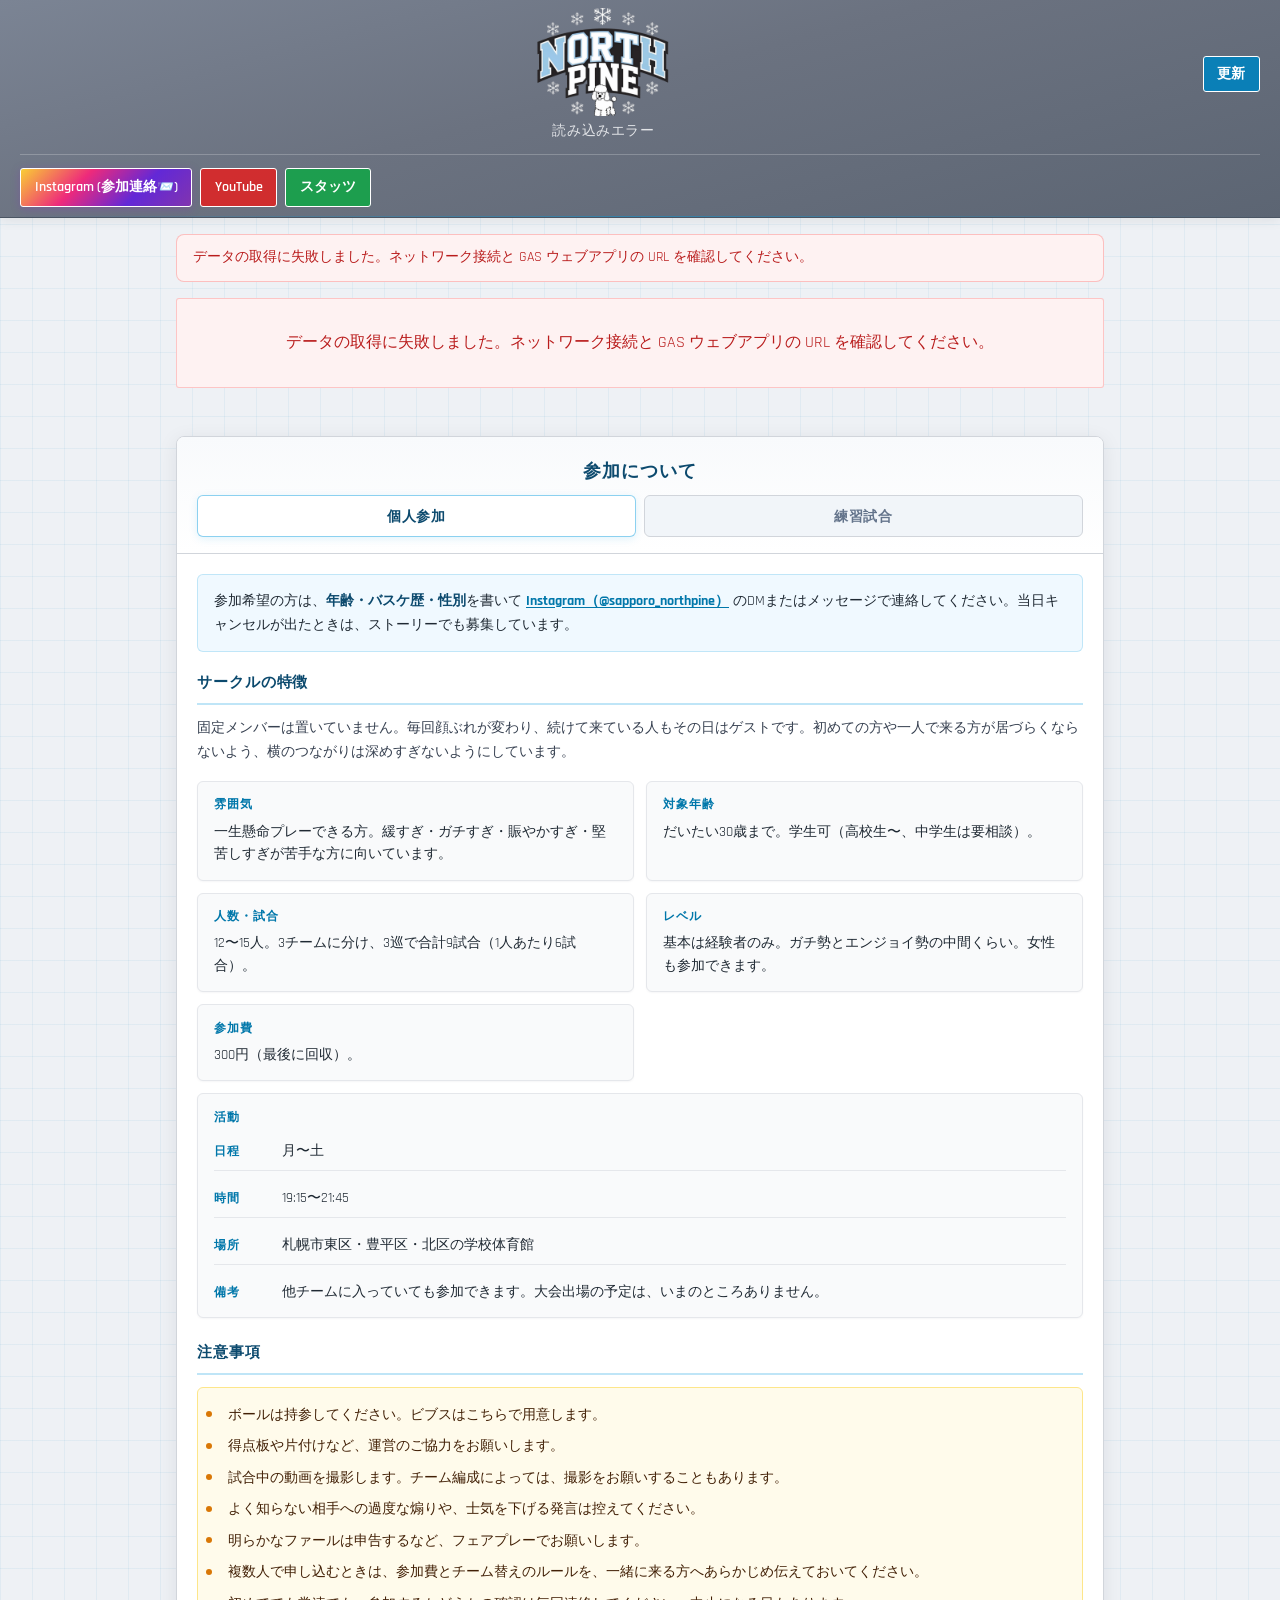
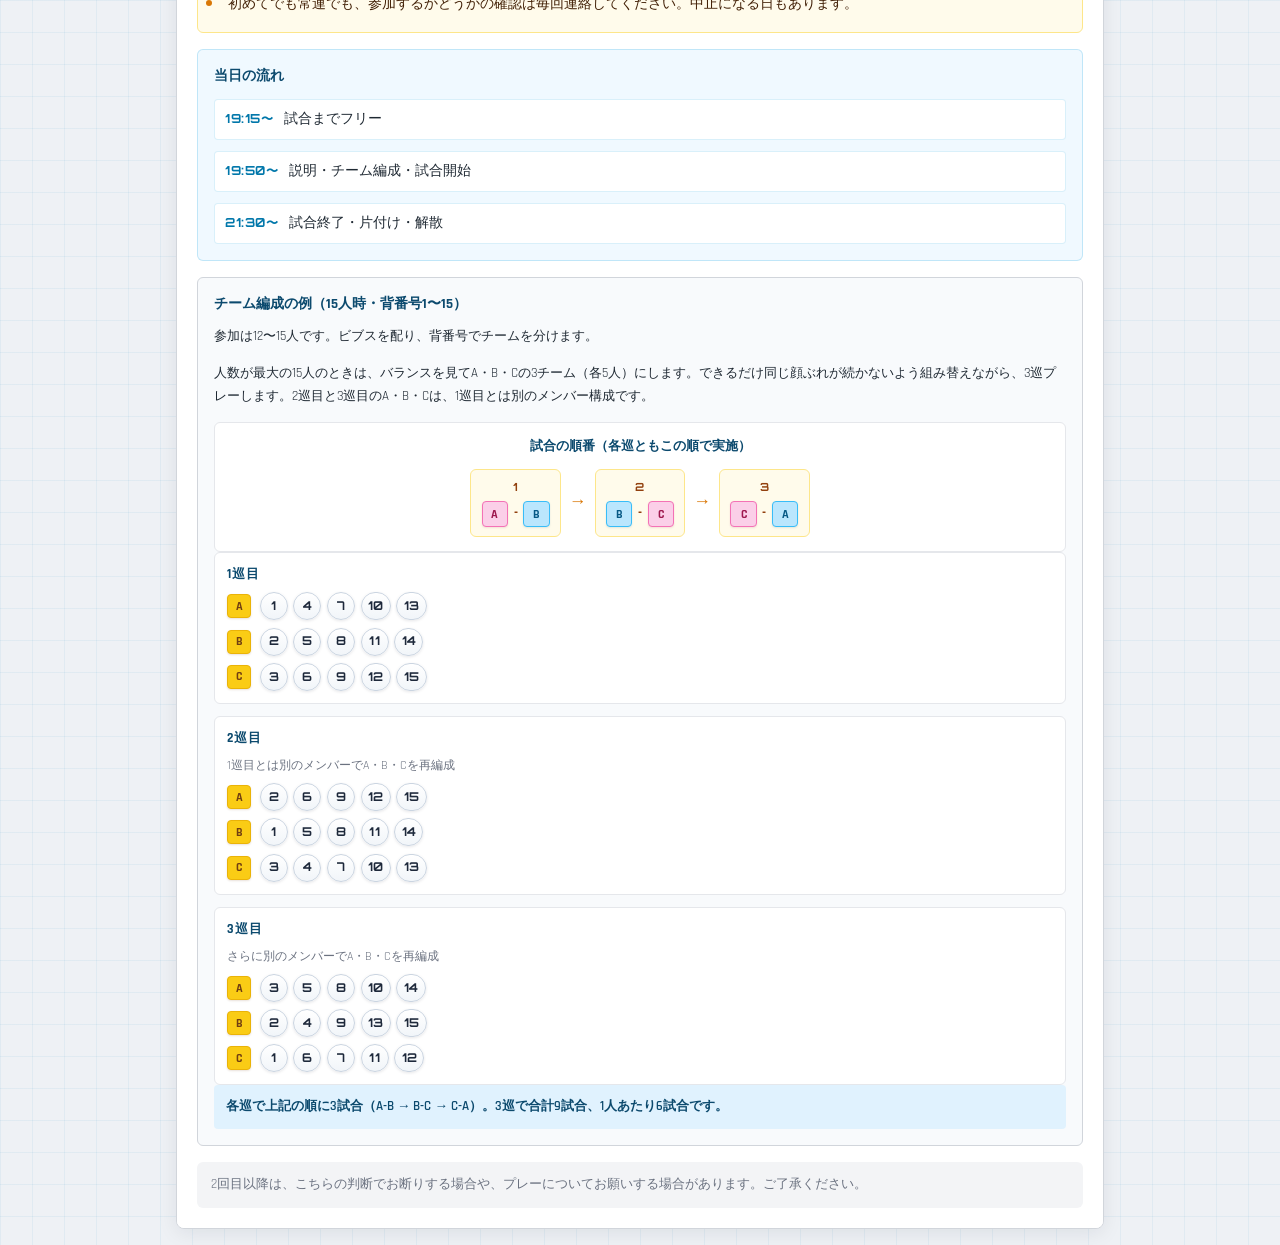
<file: index.html>
<!DOCTYPE html>
<html lang="ja">
<head>
  <meta charset="UTF-8" />
  <meta name="viewport" content="width=device-width, initial-scale=1" />
  <title>NORTH PINE カレンダー</title>
  <meta name="description" content="NORTH PINEの練習日程・参加者一覧（当月・来月・19:15～21:45）" />
  <meta property="og:title" content="NORTH PINE カレンダー" />
  <meta property="og:description" content="練習日程と参加者状況を確認できます（当月・来月）" />
  <meta property="og:type" content="website" />
  <meta name="twitter:card" content="summary" />
  <meta name="twitter:title" content="NORTH PINE カレンダー" />
  <meta name="twitter:description" content="練習日程と参加者状況を確認できます" />
  <meta
    name="gas-web-app-url"
    content="https://script.google.com/macros/s/AKfycbwN-Fi6SwzM2bp3WW_OmJ7kGNSU3Vl3_n77JmJ2e8IcDZqUl5tvJJytD7RLs5Y96dB2/exec"
  />
  <link rel="stylesheet" href="loading-panel.css" />
  <link rel="stylesheet" href="calendar.css" />
  <link rel="preconnect" href="https://fonts.googleapis.com" />
  <link rel="preconnect" href="https://fonts.gstatic.com" crossorigin />
  <link
    href="https://fonts.googleapis.com/css2?family=Orbitron:wght@500;700;900&family=Rajdhani:wght@600;700&display=swap"
    rel="stylesheet"
  />
</head>
<body class="cyber-cal">
  <header>
    <div class="header-top">
      <div class="header-brand">
        <div class="header-brand-logo">
          <img
            class="header-brand-img"
            src="NORTHPINE_背景なし.png"
            alt="NORTH PINE"
            width="512"
            height="512"
            decoding="async"
          />
        </div>
        <h1 class="visually-hidden">NORTH PINE カレンダー</h1>
        <p id="periodLabel" class="subtitle">読み込み中…</p>
      </div>
      <button type="button" id="btnRefresh" class="btn-refresh" title="スプレッドシートから再取得">
        更新
      </button>
    </div>
    <div class="header-action-bar">
      <a
        href="https://www.instagram.com/sapporo_northpine?igsh=cWp4OHA4ejlzb3Np"
        class="btn-header-link btn-header-link--instagram"
        target="_blank"
        rel="noopener noreferrer"
      >Instagram (参加連絡📨)</a>
      <a
        href="https://www.youtube.com/playlist?list=PL_vW5rmDDp-GFSQ8oeXUD_171uDtn1Bqg"
        class="btn-header-link btn-header-link--youtube"
        target="_blank"
        rel="noopener noreferrer"
      >YouTube</a>
      <a
        href="https://statsdashboard.vercel.app"
        class="btn-header-link btn-header-link--stats"
      >スタッツ</a>
    </div>
    <noscript>
      <p style="margin:0.5rem 0 0;font-size:0.85rem;">JavaScriptを有効にすると日程が表示されます。</p>
    </noscript>
  </header>

  <main>
    <div id="status" class="status" role="status" aria-live="polite"></div>
    <div id="errorArea"></div>
    <div id="loadingArea" data-loading-panel></div>
    <div id="calendarArea" class="calendars" style="display:none;"></div>

    <section class="club-info-panel" aria-labelledby="clubInfoHeading">
      <header class="club-info-panel__head">
        <h2 id="clubInfoHeading" class="club-info-panel__title">参加について</h2>
        <div class="club-info-tabs" role="tablist" aria-label="参加形式の切り替え">
          <button
            type="button"
            class="club-info-tabs__btn club-info-tabs__btn--individual"
            role="tab"
            id="club-info-tab-btn-individual"
            aria-selected="true"
            aria-controls="club-info-tab-individual"
            data-tab="individual"
          >個人参加</button>
          <button
            type="button"
            class="club-info-tabs__btn club-info-tabs__btn--practice"
            role="tab"
            id="club-info-tab-btn-practice"
            aria-selected="false"
            aria-controls="club-info-tab-practice"
            data-tab="practice"
            tabindex="-1"
          >練習試合</button>
        </div>
      </header>

      <div
        id="club-info-tab-individual"
        class="club-info-tab-panel club-info-tab-panel--individual"
        role="tabpanel"
        aria-labelledby="club-info-tab-btn-individual"
      >
        <p class="club-info-panel__lead">
          参加希望の方は、<strong>年齢・バスケ歴・性別</strong>を書いて
          <a href="https://www.instagram.com/sapporo_northpine" target="_blank" rel="noopener noreferrer">Instagram（@sapporo_northpine）</a>
          のDMまたはメッセージで連絡してください。当日キャンセルが出たときは、ストーリーでも募集しています。
        </p>

      <div class="club-info-panel__body">
        <section class="club-info-section" aria-labelledby="clubTraitsHeading">
          <h3 id="clubTraitsHeading" class="club-info-section__title">サークルの特徴</h3>
          <p class="club-info-section__intro">
            固定メンバーは置いていません。毎回顔ぶれが変わり、続けて来ている人もその日はゲストです。初めての方や一人で来る方が居づらくならないよう、横のつながりは深めすぎないようにしています。
          </p>
          <div class="club-info-cards">
            <article class="club-info-card">
              <h4 class="club-info-card__label">雰囲気</h4>
              <p class="club-info-card__text">一生懸命プレーできる方。緩すぎ・ガチすぎ・賑やかすぎ・堅苦しすぎが苦手な方に向いています。</p>
            </article>
            <article class="club-info-card">
              <h4 class="club-info-card__label">対象年齢</h4>
              <p class="club-info-card__text">だいたい30歳まで。学生可（高校生〜、中学生は要相談）。</p>
            </article>
            <article class="club-info-card">
              <h4 class="club-info-card__label">人数・試合</h4>
              <p class="club-info-card__text">12〜15人。3チームに分け、3巡で合計9試合（1人あたり6試合）。</p>
            </article>
            <article class="club-info-card">
              <h4 class="club-info-card__label">レベル</h4>
              <p class="club-info-card__text">基本は経験者のみ。ガチ勢とエンジョイ勢の中間くらい。女性も参加できます。</p>
            </article>
            <article class="club-info-card">
              <h4 class="club-info-card__label">参加費</h4>
              <p class="club-info-card__text">300円（最後に回収）。</p>
            </article>
            <article class="club-info-card club-info-card--full">
              <h4 class="club-info-card__label">活動</h4>
              <dl class="club-info-card__details">
                <div class="club-info-card__detail-row">
                  <dt>日程</dt>
                  <dd>月〜土</dd>
                </div>
                <div class="club-info-card__detail-row">
                  <dt>時間</dt>
                  <dd>19:15〜21:45</dd>
                </div>
                <div class="club-info-card__detail-row">
                  <dt>場所</dt>
                  <dd>札幌市東区・豊平区・北区の学校体育館</dd>
                </div>
                <div class="club-info-card__detail-row">
                  <dt>備考</dt>
                  <dd>他チームに入っていても参加できます。大会出場の予定は、いまのところありません。</dd>
                </div>
              </dl>
            </article>
          </div>
        </section>

        <section class="club-info-section" aria-labelledby="clubNoticeHeading">
          <h3 id="clubNoticeHeading" class="club-info-section__title">注意事項</h3>
          <div class="club-info-notice-panel">
            <ul class="club-info-notice-list">
              <li>ボールは持参してください。ビブスはこちらで用意します。</li>
              <li>得点板や片付けなど、運営のご協力をお願いします。</li>
              <li>試合中の動画を撮影します。チーム編成によっては、撮影をお願いすることもあります。</li>
              <li>よく知らない相手への過度な煽りや、士気を下げる発言は控えてください。</li>
              <li>明らかなファールは申告するなど、フェアプレーでお願いします。</li>
              <li>複数人で申し込むときは、参加費とチーム替えのルールを、一緒に来る方へあらかじめ伝えておいてください。</li>
              <li>初めてでも常連でも、参加するかどうかの確認は毎回連絡してください。中止になる日もあります。</li>
            </ul>
          </div>

          <div class="club-info-flow-panel">
            <h4 class="club-info-flow-panel__title">当日の流れ</h4>
            <ol class="club-info-flow-list">
              <li><span class="club-info-flow-list__time">19:15〜</span>試合までフリー</li>
              <li><span class="club-info-flow-list__time">19:50〜</span>説明・チーム編成・試合開始</li>
              <li><span class="club-info-flow-list__time">21:30〜</span>試合終了・片付け・解散</li>
            </ol>
          </div>

          <div class="club-info-team-example">
            <h4 class="club-info-team-example__title">チーム編成の例（15人時・背番号1〜15）</h4>
            <p class="club-info-team-example__intro">
              参加は12〜15人です。ビブスを配り、背番号でチームを分けます。
            </p>
            <p class="club-info-team-example__intro">
              人数が最大の15人のときは、バランスを見てA・B・Cの3チーム（各5人）にします。できるだけ同じ顔ぶれが続かないよう組み替えながら、3巡プレーします。2巡目と3巡目のA・B・Cは、1巡目とは別のメンバー構成です。
            </p>

            <div class="club-info-match-order">
              <h5 class="club-info-match-order__title">試合の順番（各巡ともこの順で実施）</h5>
              <div class="club-info-match-order__diagram" role="img" aria-label="試合順：1試合目A対B、2試合目B対C、3試合目C対A">
                <div class="club-info-match-card">
                  <span class="club-info-match-card__order">1</span>
                  <div class="club-info-match-pair">
                    <span class="club-info-team-tag club-info-team-tag--pink">A</span>
                    <span class="club-info-match-vs">-</span>
                    <span class="club-info-team-tag club-info-team-tag--sky">B</span>
                  </div>
                </div>
                <span class="club-info-match-connector" aria-hidden="true">→</span>
                <div class="club-info-match-card">
                  <span class="club-info-match-card__order">2</span>
                  <div class="club-info-match-pair">
                    <span class="club-info-team-tag club-info-team-tag--sky">B</span>
                    <span class="club-info-match-vs">-</span>
                    <span class="club-info-team-tag club-info-team-tag--pink">C</span>
                  </div>
                </div>
                <span class="club-info-match-connector" aria-hidden="true">→</span>
                <div class="club-info-match-card">
                  <span class="club-info-match-card__order">3</span>
                  <div class="club-info-match-pair">
                    <span class="club-info-team-tag club-info-team-tag--pink">C</span>
                    <span class="club-info-match-vs">-</span>
                    <span class="club-info-team-tag club-info-team-tag--sky">A</span>
                  </div>
                </div>
              </div>
            </div>

            <div class="club-info-team-rounds">
              <article class="club-info-team-round">
                <h5 class="club-info-team-round__label">1巡目</h5>
                <ul class="club-info-team-round__list">
                  <li>
                    <span class="club-info-team-tag club-info-team-tag--a">A</span>
                    <div class="club-info-bib-chips" aria-label="Aチームの背番号">
                      <span class="club-info-bib-chip">1</span><span class="club-info-bib-chip">4</span><span class="club-info-bib-chip">7</span><span class="club-info-bib-chip">10</span><span class="club-info-bib-chip">13</span>
                    </div>
                  </li>
                  <li>
                    <span class="club-info-team-tag club-info-team-tag--b">B</span>
                    <div class="club-info-bib-chips" aria-label="Bチームの背番号">
                      <span class="club-info-bib-chip">2</span><span class="club-info-bib-chip">5</span><span class="club-info-bib-chip">8</span><span class="club-info-bib-chip">11</span><span class="club-info-bib-chip">14</span>
                    </div>
                  </li>
                  <li>
                    <span class="club-info-team-tag club-info-team-tag--c">C</span>
                    <div class="club-info-bib-chips" aria-label="Cチームの背番号">
                      <span class="club-info-bib-chip">3</span><span class="club-info-bib-chip">6</span><span class="club-info-bib-chip">9</span><span class="club-info-bib-chip">12</span><span class="club-info-bib-chip">15</span>
                    </div>
                  </li>
                </ul>
              </article>
              <article class="club-info-team-round">
                <h5 class="club-info-team-round__label">2巡目</h5>
                <p class="club-info-team-round__note">1巡目とは別のメンバーでA・B・Cを再編成</p>
                <ul class="club-info-team-round__list">
                  <li>
                    <span class="club-info-team-tag club-info-team-tag--a">A</span>
                    <div class="club-info-bib-chips" aria-label="Aチームの背番号">
                      <span class="club-info-bib-chip">2</span><span class="club-info-bib-chip">6</span><span class="club-info-bib-chip">9</span><span class="club-info-bib-chip">12</span><span class="club-info-bib-chip">15</span>
                    </div>
                  </li>
                  <li>
                    <span class="club-info-team-tag club-info-team-tag--b">B</span>
                    <div class="club-info-bib-chips" aria-label="Bチームの背番号">
                      <span class="club-info-bib-chip">1</span><span class="club-info-bib-chip">5</span><span class="club-info-bib-chip">8</span><span class="club-info-bib-chip">11</span><span class="club-info-bib-chip">14</span>
                    </div>
                  </li>
                  <li>
                    <span class="club-info-team-tag club-info-team-tag--c">C</span>
                    <div class="club-info-bib-chips" aria-label="Cチームの背番号">
                      <span class="club-info-bib-chip">3</span><span class="club-info-bib-chip">4</span><span class="club-info-bib-chip">7</span><span class="club-info-bib-chip">10</span><span class="club-info-bib-chip">13</span>
                    </div>
                  </li>
                </ul>
              </article>
              <article class="club-info-team-round">
                <h5 class="club-info-team-round__label">3巡目</h5>
                <p class="club-info-team-round__note">さらに別のメンバーでA・B・Cを再編成</p>
                <ul class="club-info-team-round__list">
                  <li>
                    <span class="club-info-team-tag club-info-team-tag--a">A</span>
                    <div class="club-info-bib-chips" aria-label="Aチームの背番号">
                      <span class="club-info-bib-chip">3</span><span class="club-info-bib-chip">5</span><span class="club-info-bib-chip">8</span><span class="club-info-bib-chip">10</span><span class="club-info-bib-chip">14</span>
                    </div>
                  </li>
                  <li>
                    <span class="club-info-team-tag club-info-team-tag--b">B</span>
                    <div class="club-info-bib-chips" aria-label="Bチームの背番号">
                      <span class="club-info-bib-chip">2</span><span class="club-info-bib-chip">4</span><span class="club-info-bib-chip">9</span><span class="club-info-bib-chip">13</span><span class="club-info-bib-chip">15</span>
                    </div>
                  </li>
                  <li>
                    <span class="club-info-team-tag club-info-team-tag--c">C</span>
                    <div class="club-info-bib-chips" aria-label="Cチームの背番号">
                      <span class="club-info-bib-chip">1</span><span class="club-info-bib-chip">6</span><span class="club-info-bib-chip">7</span><span class="club-info-bib-chip">11</span><span class="club-info-bib-chip">12</span>
                    </div>
                  </li>
                </ul>
              </article>
            </div>
            <p class="club-info-team-example__summary">
              各巡で上記の順に3試合（A-B → B-C → C-A）。3巡で合計9試合、1人あたり6試合です。
            </p>
          </div>

          <p class="club-info-section__note">
            2回目以降は、こちらの判断でお断りする場合や、プレーについてお願いする場合があります。ご了承ください。
          </p>
        </section>
      </div>
      </div>

      <div
        id="club-info-tab-practice"
        class="club-info-tab-panel club-info-tab-panel--practice"
        role="tabpanel"
        aria-labelledby="club-info-tab-btn-practice"
        hidden
      >
        <p class="club-info-panel__lead">
          個人参加に参加したことのある方を対象としています。<br>
          参加希望の方は、詳細を主催者に確認してください。<br>
          チーム単位で参加する場合は、一度でも個人参加したことのある方からご連絡ください。
        </p>

        <div class="club-info-panel__body">
          <section class="club-info-section" aria-labelledby="clubTraitsPracticeHeading">
            <h3 id="clubTraitsPracticeHeading" class="club-info-section__title">練習試合の特徴</h3>
            <p class="club-info-section__intro">
              メンバーを固定せず、流動的に構成していきます。<br>
              チームプレイができる方で、しっかり戦いたい方向けです。
            </p>
            <div class="club-info-cards">
              <article class="club-info-card">
                <h4 class="club-info-card__label">人数・試合</h4>
                <p class="club-info-card__text">
                  2チームの場合: 6試合程度<br>
                  3チームの場合: 9試合程度
                </p>
              </article>
              <article class="club-info-card">
                <h4 class="club-info-card__label">レベル</h4>
                <p class="club-info-card__text">基本的に経験者のみ。ハードにプレーできる方。</p>
              </article>
              <article class="club-info-card">
                <h4 class="club-info-card__label">参加費</h4>
                <p class="club-info-card__text">200円（最後に回収）。</p>
              </article>
            </div>
          </section>

          <section class="club-info-section" aria-labelledby="clubNoticePracticeHeading">
            <h3 id="clubNoticePracticeHeading" class="club-info-section__title">注意事項</h3>
            <div class="club-info-notice-panel">
              <ul class="club-info-notice-list">
                <li>ボールは各自持参してください。</li>
                <li>ビブスについては、NORTH PINE側は用意しますが、それ以外のチームは各自持参してください。</li>
                <li>得点板や片付けなど、運営のご協力をお願いします。</li>
                <li>試合中の動画を撮影します。チーム編成により、撮影のお願いをする場合があります。</li>
                <li>関係性の薄い相手への過度な煽りや、士気を下げる発言はお控えください。</li>
                <li>明らかなファールは申告するなど、フェアプレーでお願いします。</li>
              </ul>
            </div>

            <div class="club-info-flow-panel">
              <h4 class="club-info-flow-panel__title">当日の流れ</h4>
              <ol class="club-info-flow-list">
                <li><span class="club-info-flow-list__time">19:15〜</span>試合までフリー</li>
                <li><span class="club-info-flow-list__time">19:50〜</span>説明・試合開始</li>
                <li><span class="club-info-flow-list__time">21:30〜</span>試合終了・片付け・解散</li>
              </ol>
            </div>

            <div class="club-info-team-example">
              <h4 class="club-info-team-example__title">試合の進め方</h4>
              <p class="club-info-team-example__intro">
                チームを横断したチームの組み替えはありません。
              </p>

              <div class="club-info-match-variant">
                <h5 class="club-info-match-variant__title">3チームの場合</h5>
                <p class="club-info-match-variant__lead">計3巡・合計9試合です。</p>
                <div class="club-info-match-order">
                  <h6 class="club-info-match-order__title">試合の順番（各巡ともこの順で実施）</h6>
                  <div class="club-info-match-order__diagram" role="img" aria-label="3チームの試合順：1試合目A対B、2試合目B対C、3試合目C対A">
                    <div class="club-info-match-card">
                      <span class="club-info-match-card__order">1</span>
                      <div class="club-info-match-pair">
                        <span class="club-info-team-tag club-info-team-tag--pink">A</span>
                        <span class="club-info-match-vs">-</span>
                        <span class="club-info-team-tag club-info-team-tag--sky">B</span>
                      </div>
                    </div>
                    <span class="club-info-match-connector" aria-hidden="true">→</span>
                    <div class="club-info-match-card">
                      <span class="club-info-match-card__order">2</span>
                      <div class="club-info-match-pair">
                        <span class="club-info-team-tag club-info-team-tag--sky">B</span>
                        <span class="club-info-match-vs">-</span>
                        <span class="club-info-team-tag club-info-team-tag--pink">C</span>
                      </div>
                    </div>
                    <span class="club-info-match-connector" aria-hidden="true">→</span>
                    <div class="club-info-match-card">
                      <span class="club-info-match-card__order">3</span>
                      <div class="club-info-match-pair">
                        <span class="club-info-team-tag club-info-team-tag--pink">C</span>
                        <span class="club-info-match-vs">-</span>
                        <span class="club-info-team-tag club-info-team-tag--sky">A</span>
                      </div>
                    </div>
                  </div>
                </div>
                <p class="club-info-match-variant__summary">
                  各巡で上記の順に3試合（A-B → B-C → C-A）を行い、3巡で合計9試合です。
                </p>
              </div>

              <div class="club-info-match-variant">
                <h5 class="club-info-match-variant__title">2チームの場合</h5>
                <p class="club-info-match-variant__lead">合計6試合程度実施します。参加者の方々の様子を見て試合数を決定します。</p>
              </div>
            </div>
          </section>
        </div>
      </div>
    </section>
  </main>

  <div id="modalOverlay" class="modal-overlay" aria-hidden="true">
    <div class="modal modal--lineup" role="dialog" aria-labelledby="modalTitle">
      <div id="modalLoading" class="modal-loading modal-loading--lineup" role="status" aria-live="polite">
        <div class="loading-spinner loading-spinner--lineup" aria-hidden="true"></div>
        <span>読み込み中…</span>
      </div>
      <button type="button" class="lineup-close" id="closeModalBtn" aria-label="閉じる">&times;</button>
      <div class="lineup-scene">
        <header class="lineup-header">
          <div class="lineup-header-main">
            <div class="lineup-date-block" aria-labelledby="modalTitle">
              <span id="modalDateYear" class="lineup-year"></span>
              <div class="lineup-date-line">
                <span id="modalDateMain" class="lineup-date-main"></span>
                <span id="modalDateDow" class="lineup-date-dow"></span>
                <span id="modalTimeSlot" class="lineup-time-slot"></span>
              </div>
              <h2 id="modalTitle" class="visually-hidden">日程詳細</h2>
            </div>
            <div class="lineup-venue-row">
              <div id="modalPlace" class="lineup-venue"></div>
              <p id="modalNote" class="lineup-note" hidden></p>
            </div>
          </div>
        </header>
        <div class="lineup-frame">
          <ul id="participantList" class="lineup-table"></ul>
        </div>
        <p id="modalCount" class="lineup-count"></p>
        <p id="modalFormMessage" class="lineup-form-message"></p>
      </div>
    </div>
  </div>

  <script src="js/loading-panel.js"></script>
  <script src="js/japanese-holidays.js"></script>
  <script src="js/calendar.js"></script>
</body>
</html>
</file>
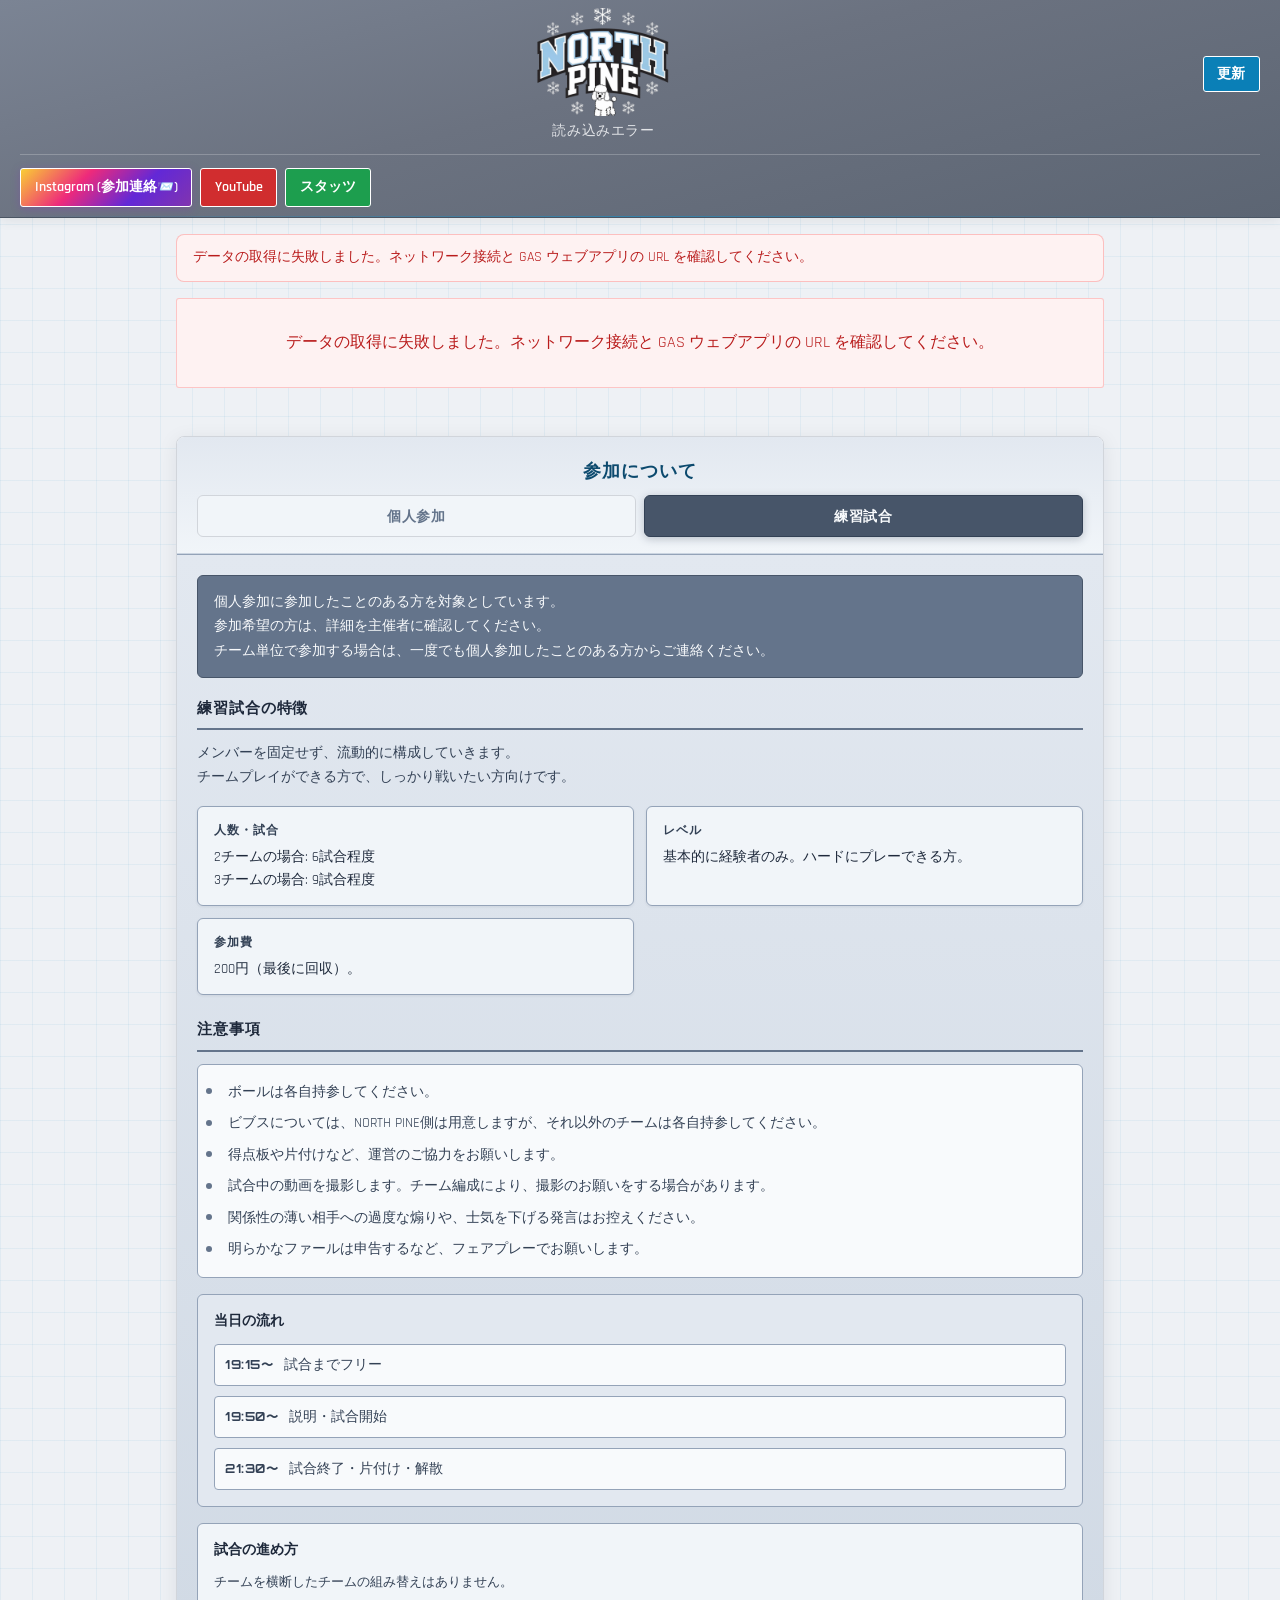
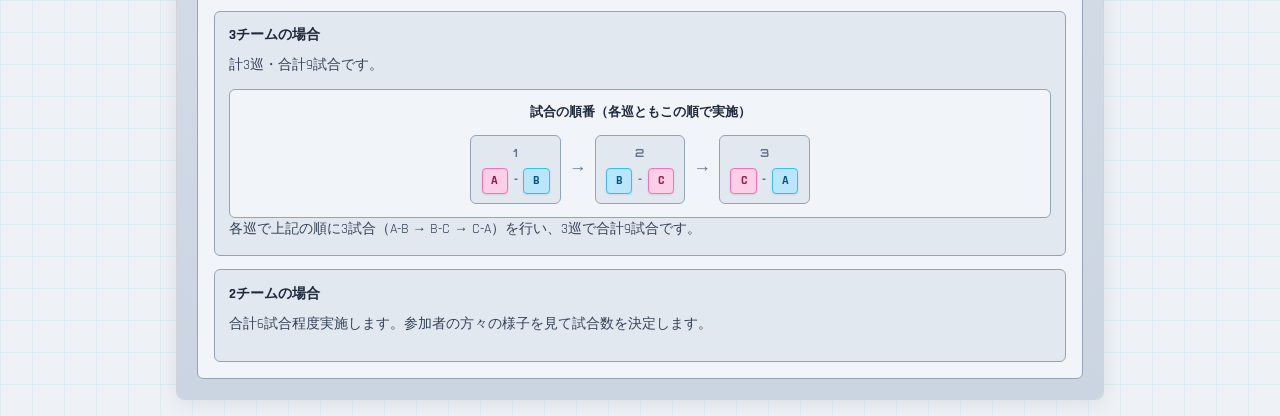
<file: practice/index.html>
<!DOCTYPE html>
<html lang="ja">
<head>
  <meta charset="UTF-8" />
  <meta name="viewport" content="width=device-width, initial-scale=1" />
  <meta http-equiv="refresh" content="0; url=../index.html?tab=practice" />
  <title>練習試合 募集要項 | NORTH PINE</title>
  <script>location.replace("../index.html?tab=practice");</script>
</head>
<body>
  <p><a href="../index.html?tab=practice">練習試合の募集要項へ移動</a></p>
</body>
</html>
</file>
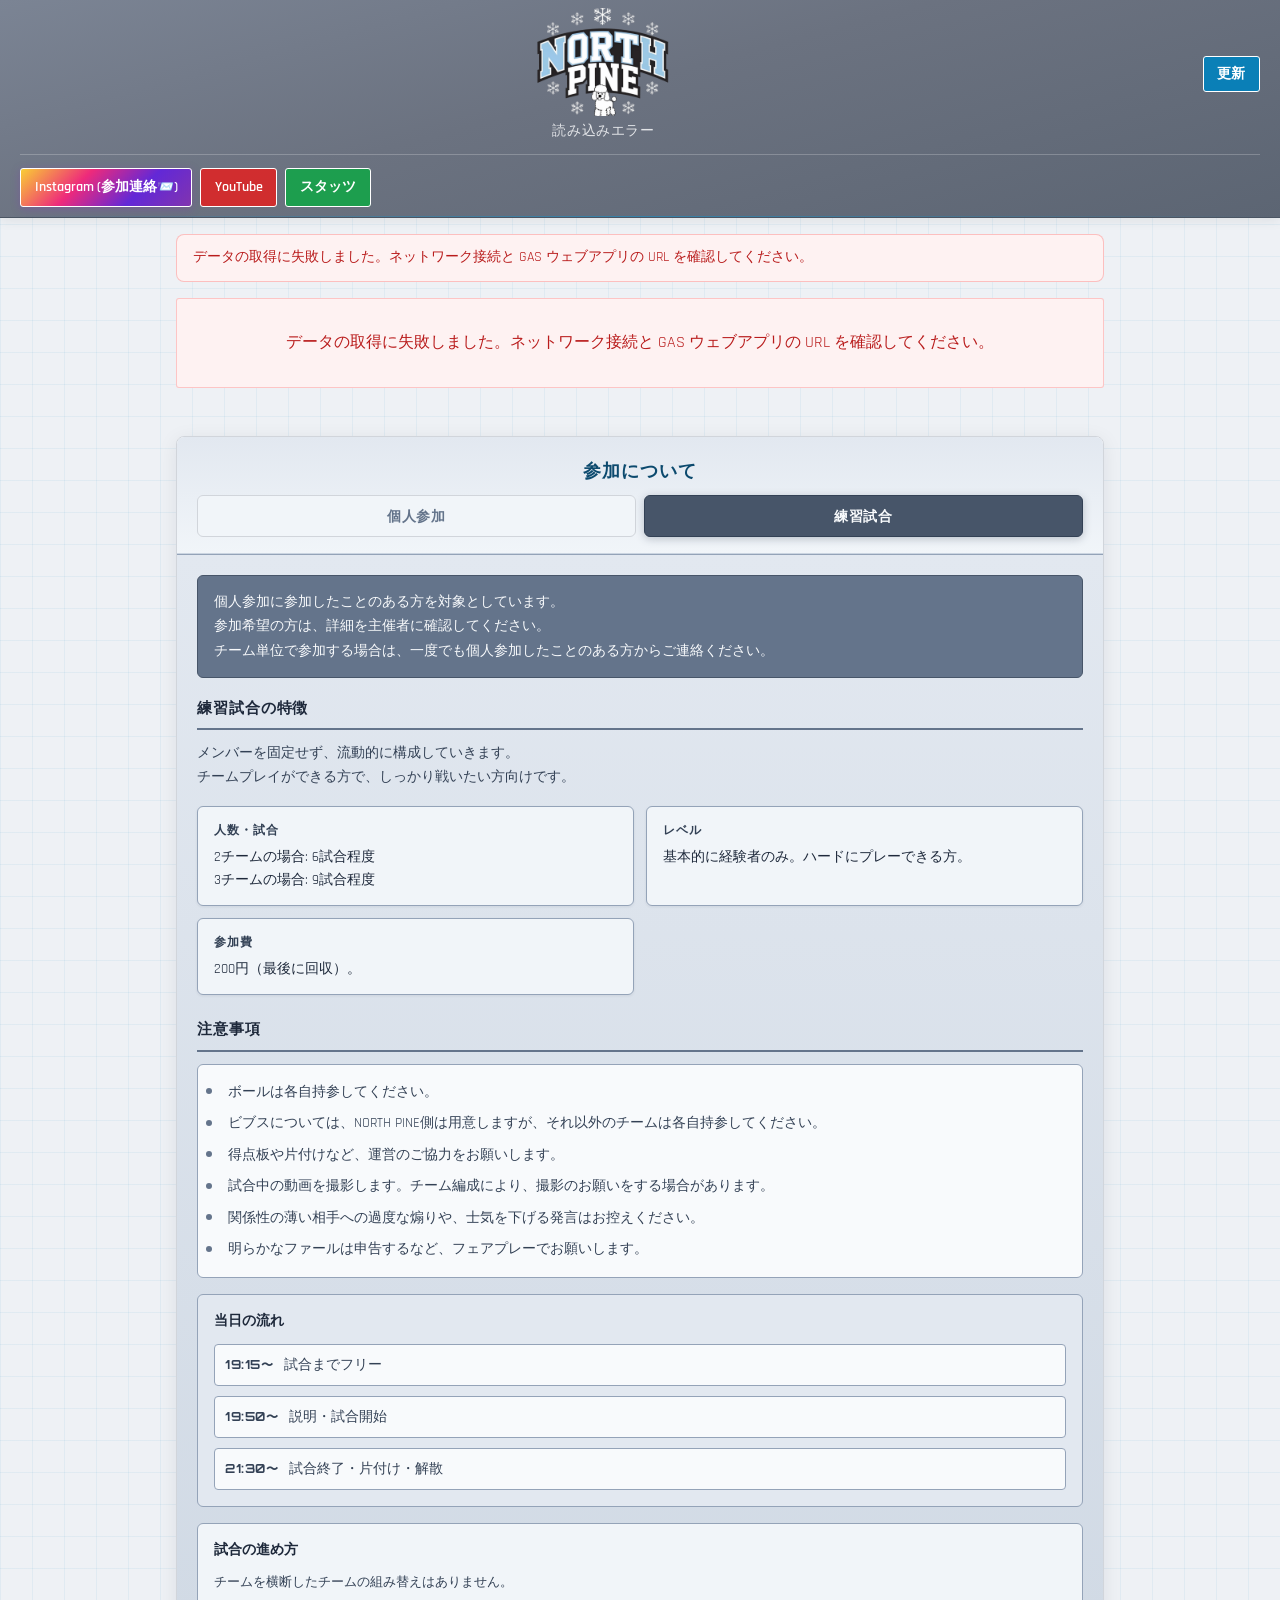
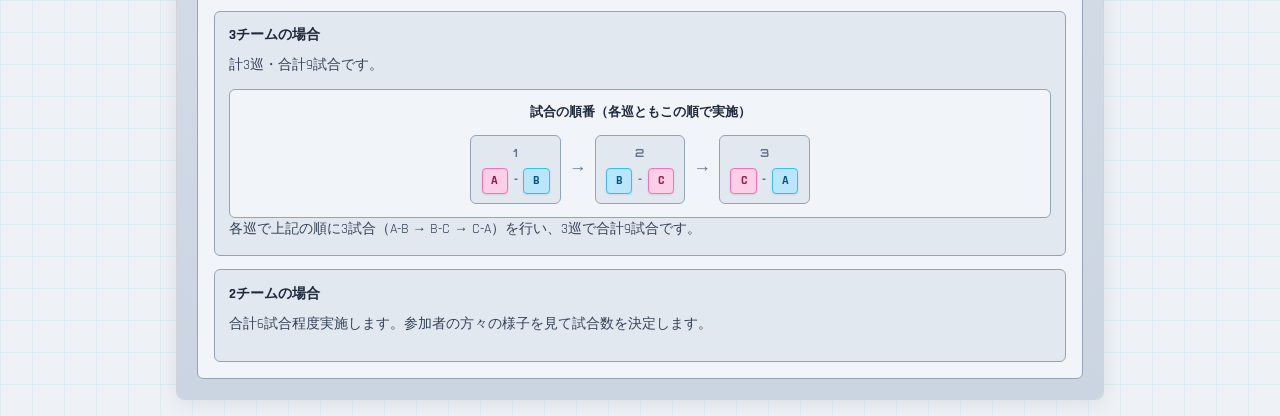
<file: practice.html>
<!DOCTYPE html>
<html lang="ja">
<head>
  <meta charset="UTF-8" />
  <meta name="viewport" content="width=device-width, initial-scale=1" />
  <meta http-equiv="refresh" content="0; url=index.html?tab=practice" />
  <title>練習試合 募集要項 | NORTH PINE</title>
  <script>location.replace("index.html?tab=practice");</script>
</head>
<body>
  <p><a href="index.html?tab=practice">練習試合の募集要項へ移動</a></p>
</body>
</html>
</file>
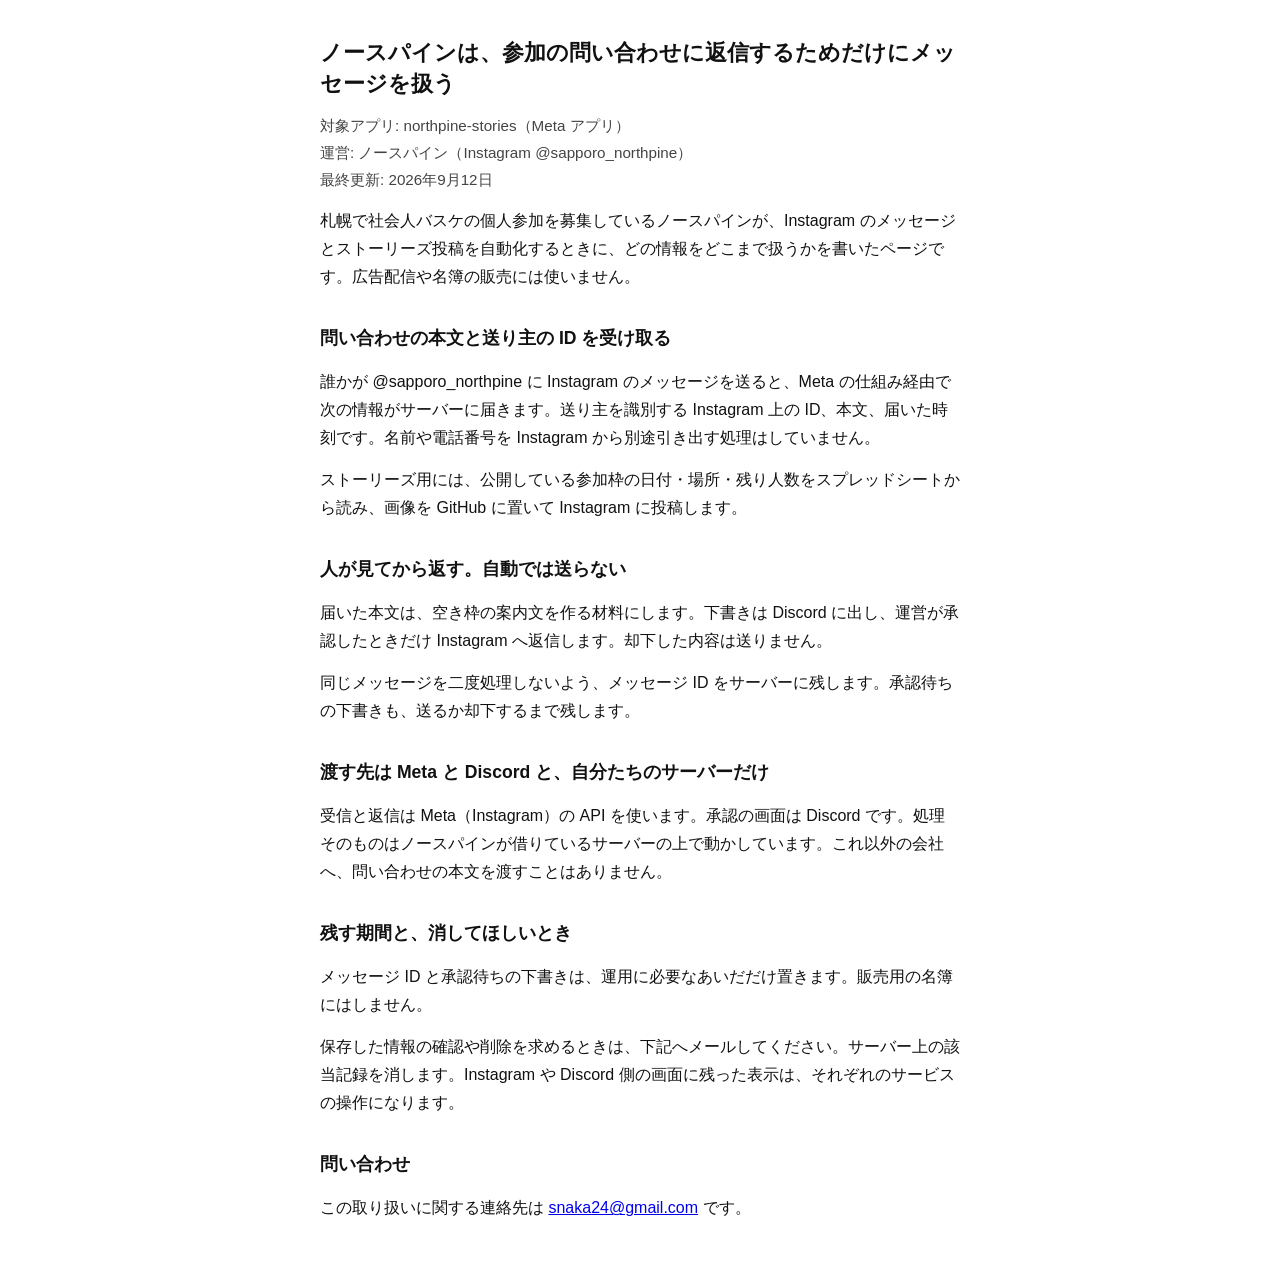
<file: privacy.html>
<!DOCTYPE html>
<html lang="ja">
<head>
  <meta charset="utf-8">
  <meta name="viewport" content="width=device-width, initial-scale=1">
  <title>ノースパイン Instagram 自動化のプライバシーポリシー</title>
  <style>
    body {
      margin: 0 auto;
      max-width: 40rem;
      padding: 1.5rem 1.25rem 3rem;
      font-family: "Hiragino Sans", "Hiragino Kaku Gothic ProN", Meiryo, sans-serif;
      line-height: 1.75;
      color: #111;
    }
    h1 { font-size: 1.35rem; line-height: 1.4; }
    h2 { font-size: 1.1rem; margin-top: 2rem; }
    p { margin: 0.85rem 0; }
    .meta { color: #444; font-size: 0.95rem; }
  </style>
</head>
<body>
  <h1>ノースパインは、参加の問い合わせに返信するためだけにメッセージを扱う</h1>
  <p class="meta">対象アプリ: northpine-stories（Meta アプリ）<br>運営: ノースパイン（Instagram @sapporo_northpine）<br>最終更新: 2026年9月12日</p>

  <p>札幌で社会人バスケの個人参加を募集しているノースパインが、Instagram のメッセージとストーリーズ投稿を自動化するときに、どの情報をどこまで扱うかを書いたページです。広告配信や名簿の販売には使いません。</p>

  <h2>問い合わせの本文と送り主の ID を受け取る</h2>
  <p>誰かが @sapporo_northpine に Instagram のメッセージを送ると、Meta の仕組み経由で次の情報がサーバーに届きます。送り主を識別する Instagram 上の ID、本文、届いた時刻です。名前や電話番号を Instagram から別途引き出す処理はしていません。</p>
  <p>ストーリーズ用には、公開している参加枠の日付・場所・残り人数をスプレッドシートから読み、画像を GitHub に置いて Instagram に投稿します。</p>

  <h2>人が見てから返す。自動では送らない</h2>
  <p>届いた本文は、空き枠の案内文を作る材料にします。下書きは Discord に出し、運営が承認したときだけ Instagram へ返信します。却下した内容は送りません。</p>
  <p>同じメッセージを二度処理しないよう、メッセージ ID をサーバーに残します。承認待ちの下書きも、送るか却下するまで残します。</p>

  <h2>渡す先は Meta と Discord と、自分たちのサーバーだけ</h2>
  <p>受信と返信は Meta（Instagram）の API を使います。承認の画面は Discord です。処理そのものはノースパインが借りているサーバーの上で動かしています。これ以外の会社へ、問い合わせの本文を渡すことはありません。</p>

  <h2 id="sakujo">残す期間と、消してほしいとき</h2>
  <p>メッセージ ID と承認待ちの下書きは、運用に必要なあいだだけ置きます。販売用の名簿にはしません。</p>
  <p>保存した情報の確認や削除を求めるときは、下記へメールしてください。サーバー上の該当記録を消します。Instagram や Discord 側の画面に残った表示は、それぞれのサービスの操作になります。</p>

  <h2>問い合わせ</h2>
  <p>この取り扱いに関する連絡先は <a href="mailto:snaka24@gmail.com">snaka24@gmail.com</a> です。</p>
</body>
</html>
</file>
<file: loading-panel.css>
.loading-panel {
  position: relative;
  display: flex;
  flex-direction: column;
  align-items: center;
  justify-content: center;
  min-height: min(52vh, 360px);
  padding: 3rem 1rem;
  overflow: hidden;
}

.loading-panel::before {
  content: "";
  position: absolute;
  left: 50%;
  top: 50%;
  width: min(300px, 72vw);
  height: min(300px, 42vh);
  transform: translate(-50%, -50%);
  background: url("NORTHPINE_背景なし.png") center / contain no-repeat;
  opacity: 0.14;
  pointer-events: none;
  z-index: 0;
}

.loading-panel > * {
  position: relative;
  z-index: 1;
}

.loading-dogs {
  position: relative;
  width: 6rem;
  height: 6rem;
}

.loading-dogs__track {
  position: absolute;
  inset: 0.2rem;
  border: 2px dashed rgba(107, 114, 128, 0.38);
  border-radius: 50%;
}

.loading-dogs__orbit {
  position: relative;
  width: 100%;
  height: 100%;
  animation: loading-dogs-orbit 2.75s linear infinite;
}

.loading-dogs__marker {
  position: absolute;
  left: 50%;
  top: -0.55rem;
  width: 3.25rem;
  height: 2.4rem;
  margin-left: -1.625rem;
  animation: loading-dogs-upright 2.75s linear infinite;
}

.loading-dogs__marker--black {
  top: auto;
  bottom: -0.45rem;
}

.loading-dogs__sprite {
  display: block;
  width: 100%;
  height: 100%;
  object-fit: contain;
  transform: scaleX(-1);
}

.loading-dogs__marker--white .loading-dogs__sprite {
  filter: brightness(0) invert(1) drop-shadow(0 1px 3px rgba(0, 0, 0, 0.14));
}

.loading-dogs__marker--black .loading-dogs__sprite {
  filter: brightness(0) drop-shadow(0 1px 2px rgba(0, 0, 0, 0.2));
}

.loading-dogs__eye-dot {
  position: absolute;
  left: 72%;
  top: 28%;
  width: 0.1rem;
  height: 0.08rem;
  margin: -0.04rem 0 0 -0.04rem;
  border-radius: 50%;
  pointer-events: none;
}

.loading-dogs__marker--white .loading-dogs__eye-dot {
  background: #111111;
}

.loading-dogs__marker--black .loading-dogs__eye-dot {
  background: #ffffff;
}

@keyframes loading-dogs-orbit {
  to {
    transform: rotate(360deg);
  }
}

@keyframes loading-dogs-upright {
  to {
    transform: rotate(-360deg);
  }
}

.loading-spinner {
  width: 36px;
  height: 36px;
  border: 3px solid rgba(0, 170, 255, 0.15);
  border-top-color: var(--primary, #00aaff);
  border-radius: 50%;
  animation: loading-panel-spin 0.75s linear infinite;
}

@keyframes loading-panel-spin {
  to {
    transform: rotate(360deg);
  }
}

.loading-panel .visually-hidden {
  position: absolute;
  width: 1px;
  height: 1px;
  padding: 0;
  margin: -1px;
  overflow: hidden;
  clip: rect(0, 0, 0, 0);
  white-space: nowrap;
  border: 0;
}
</file>
<file: calendar.css>
:root {
  --bg: #eef1f5;
  --bg-grid: rgba(0, 120, 180, 0.06);
  --card: #fafbfc;
  --card-elevated: #f3f4f6;
  --primary: #0099dd;
  --primary-dark: #0077aa;
  --accent-glow: rgba(0, 153, 221, 0.35);
  --text: #1f2933;
  --muted: #6b7280;
  --border: #d1d5db;
  --border-bright: rgba(0, 153, 221, 0.45);
  --shadow: 0 2px 12px rgba(0, 0, 0, 0.08);
  --female: #dc2626;
  --first: #ca8a04;
  --unconfirmed: #7c3aed;
  --unconfirmed-bg: rgba(124, 58, 237, 0.1);
}

* {
  box-sizing: border-box;
}

body.cyber-cal {
  margin: 0;
  font-family: "Rajdhani", "Segoe UI", "Hiragino Sans", "Meiryo", sans-serif;
  background-color: var(--bg);
  background-image:
    linear-gradient(var(--bg-grid) 1px, transparent 1px),
    linear-gradient(90deg, var(--bg-grid) 1px, transparent 1px);
  background-size: 32px 32px;
  color: var(--text);
  line-height: 1.5;
  min-height: 100vh;
}

body.cyber-cal > header {
  background: linear-gradient(165deg, #7b8494 0%, #6b7280 45%, #5c6573 100%);
  color: #f3f4f6;
  padding: 0.5rem 1.25rem 0.65rem;
  box-shadow: var(--shadow);
  border-bottom: 1px solid #4b5563;
  position: relative;
}

body.cyber-cal > header::after {
  content: "";
  position: absolute;
  left: 0;
  right: 0;
  bottom: 0;
  height: 1px;
  background: linear-gradient(90deg, transparent, rgba(0, 153, 221, 0.55), transparent);
  opacity: 0.85;
}

.header-top {
  display: flex;
  justify-content: space-between;
  align-items: flex-start;
  gap: 1rem;
  flex-wrap: wrap;
}

body.cyber-cal .header-top {
  align-items: center;
}

body.cyber-cal .header-brand {
  display: flex;
  flex-direction: column;
  align-items: center;
  gap: 0.1rem;
  min-width: 0;
  flex: 1;
  text-align: center;
}

body.cyber-cal .header-brand-logo {
  --logo-box-h: clamp(4.75rem, 22vw, 6.75rem);
  display: flex;
  align-items: center;
  justify-content: center;
  width: 100%;
  max-width: min(480px, 96vw);
  height: var(--logo-box-h);
  margin-inline: auto;
  overflow: hidden;
  line-height: 0;
}

body.cyber-cal .header-brand-img {
  display: block;
  width: auto;
  height: 100%;
  max-width: none;
  object-fit: contain;
  object-position: center center;
  transform: scale(1.85);
  transform-origin: center center;
}

body.cyber-cal > header .subtitle {
  width: 100%;
  text-align: center;
}

@media (min-width: 600px) {
  body.cyber-cal .header-brand-logo {
    --logo-box-h: 6.25rem;
    max-width: 520px;
  }

  body.cyber-cal .header-brand-img {
    transform: scale(1.9);
  }
}

@media (min-width: 960px) {
  body.cyber-cal .header-brand-logo {
    --logo-box-h: 6.75rem;
    max-width: 560px;
  }

  body.cyber-cal .header-brand-img {
    transform: scale(2);
  }
}

body.cyber-cal > header h1 {
  margin: 0;
  font-size: 1.35rem;
  font-weight: 700;
  letter-spacing: 0.06em;
  color: #1a2332;
  text-shadow: 0 0 20px rgba(0, 153, 221, 0.15);
}

body.cyber-cal > header .subtitle {
  margin: 0.1rem 0 0;
  font-size: 0.88rem;
  color: rgba(243, 244, 246, 0.88);
  font-family: "Orbitron", "Segoe UI", sans-serif;
  letter-spacing: 0.04em;
}

body.cyber-cal .btn-refresh,
body.cyber-cal .btn-header-link {
  flex-shrink: 0;
  display: inline-flex;
  align-items: center;
  justify-content: center;
  padding: 0.5rem 0.85rem;
  border: 1px solid #fff;
  border-radius: 3px;
  color: #fff;
  font-family: inherit;
  font-size: 0.85rem;
  font-weight: 600;
  cursor: pointer;
  text-decoration: none;
  transition: box-shadow 0.15s, background 0.15s, border-color 0.15s;
}

body.cyber-cal .btn-refresh {
  background: rgba(0, 130, 190, 0.9);
}

body.cyber-cal .btn-refresh:hover:not(:disabled) {
  background: rgba(0, 150, 210, 1);
  box-shadow: 0 0 12px var(--accent-glow);
}

.btn-refresh:disabled {
  opacity: 0.55;
  cursor: not-allowed;
}

body.cyber-cal .btn-header-link--instagram {
  background: linear-gradient(
    135deg,
    #f9ce34 0%,
    #ee2a7b 35%,
    #6228d7 68%,
    #8134af 100%
  );
  color: #fff;
  box-shadow: 0 2px 8px rgba(131, 58, 180, 0.35);
}

body.cyber-cal .btn-header-link--instagram:hover {
  background: linear-gradient(
    135deg,
    #ffd54f 0%,
    #f03e8c 35%,
    #7c3aed 68%,
    #9333ea 100%
  );
  box-shadow: 0 4px 14px rgba(238, 42, 123, 0.45);
}

body.cyber-cal .btn-header-link--youtube {
  background: rgba(220, 38, 38, 0.9);
  color: #fff;
}

body.cyber-cal .btn-header-link--youtube:hover {
  background: rgba(220, 38, 38, 1);
}

body.cyber-cal .btn-header-link--stats {
  background: rgba(22, 163, 74, 0.9);
  color: #fff;
}

body.cyber-cal .btn-header-link--stats:hover {
  background: rgba(34, 197, 94, 1);
  box-shadow: 0 0 12px rgba(34, 197, 94, 0.45);
}

.btn-header-link:focus-visible {
  outline: 2px solid #fff;
  outline-offset: 2px;
}

body.cyber-cal .header-action-bar {
  display: flex;
  flex-wrap: wrap;
  gap: 0.5rem;
  margin-top: 0.85rem;
  padding-top: 0.85rem;
  border-top: 1px solid rgba(255, 255, 255, 0.22);
}

main {
  max-width: 960px;
  margin: 0 auto;
  padding: 1rem;
}

.status {
  margin-bottom: 1rem;
  padding: 0.75rem 1rem;
  border-radius: 8px;
  font-size: 0.9rem;
  display: none;
}

.status.is-visible {
  display: block;
}

body.cyber-cal .status--loading {
  background: #e0f2fe;
  color: var(--primary-dark);
  border: 1px solid var(--border-bright);
}

body.cyber-cal .status--error {
  background: #fef2f2;
  color: #b91c1c;
  border: 1px solid rgba(248, 113, 113, 0.4);
}

body.cyber-cal .error-banner {
  text-align: center;
  padding: 2rem 1rem;
  color: #b91c1c;
  background: #fef2f2;
  border: 1px solid rgba(248, 113, 113, 0.35);
  border-radius: 3px;
  margin-bottom: 1rem;
}

.calendars {
  display: grid;
  gap: 1.25rem;
}

@media (min-width: 720px) {
  .calendars {
    grid-template-columns: 1fr 1fr;
  }
}

body.cyber-cal .month-card {
  background: var(--card);
  border-radius: 3px;
  box-shadow: var(--shadow), 0 0 0 1px var(--border);
  overflow: hidden;
  border: 1px solid var(--border-bright);
}

body.cyber-cal .month-title {
  padding: 0.75rem 1rem;
  font-weight: 700;
  font-size: 1.05rem;
  letter-spacing: 0.08em;
  font-family: "Orbitron", "Rajdhani", sans-serif;
  background: linear-gradient(90deg, rgba(0, 153, 221, 0.12), transparent);
  border-bottom: 1px solid var(--border-bright);
  color: #0c4a6e;
}

.weekdays,
.days {
  display: grid;
  grid-template-columns: repeat(7, minmax(0, 1fr));
  width: 100%;
  column-gap: 1px;
  padding: 0 1px;
  background: var(--border);
}

.days {
  row-gap: 1px;
  padding: 1px;
}

body.cyber-cal .weekdays span {
  text-align: center;
  font-size: 0.75rem;
  font-weight: 600;
  color: var(--muted);
  padding: 0.45rem 0;
  background: var(--card-elevated);
  border-bottom: 1px solid var(--border);
  font-family: "Orbitron", sans-serif;
  letter-spacing: 0.05em;
}

body.cyber-cal .weekdays .sun {
  color: #dc2626;
}

body.cyber-cal .weekdays .sat {
  color: #0284c7;
}

body.cyber-cal .day-cell {
  min-width: 0;
  min-height: 80px;
  padding: 3px;
  background: #fff;
  overflow: hidden;
  transition: background 0.12s;
}

body.cyber-cal .day-cell--empty {
  background: #f3f4f6;
  min-height: 80px;
  pointer-events: none;
}

body.cyber-cal .day-cell--empty > * {
  opacity: 0.65;
}

body.cyber-cal .day-cell.past {
  background: #f5f6f8;
}

body.cyber-cal .day-cell.past > * {
  opacity: 0.85;
}

body.cyber-cal .day-cell.past .day-num,
body.cyber-cal .day-cell.past .event-chip {
  color: #9ca3af;
}

body.cyber-cal .day-cell.past .event-chip {
  background: #e5e7eb;
  border-color: #d1d5db;
}

body.cyber-cal .day-cell.today {
  background: #fffbeb;
  box-shadow: inset 0 0 0 2px var(--primary), 0 0 10px rgba(0, 153, 221, 0.15);
}

body.cyber-cal .day-cell.today .day-num {
  display: inline-flex;
  align-items: center;
  justify-content: center;
  min-width: 1.5rem;
  height: 1.5rem;
  border-radius: 2px;
  background: var(--primary);
  color: #fff !important;
  box-shadow: 0 0 8px var(--accent-glow);
  font-family: "Orbitron", sans-serif;
}

body.cyber-cal .day-num {
  font-size: 0.72rem;
  font-weight: 700;
  margin-bottom: 2px;
  font-family: "Orbitron", sans-serif;
}

body.cyber-cal .day-num.sun {
  color: #dc2626;
}

body.cyber-cal .day-num.sat {
  color: #0284c7;
}

body.cyber-cal .day-num.holiday,
body.cyber-cal .day-num.holiday.sat {
  color: #dc2626;
}

body.cyber-cal .day-cell.past .day-num.holiday,
body.cyber-cal .day-cell.past .day-num.holiday.sat {
  color: #dc2626;
  opacity: 0.75;
}

body.cyber-cal .event-chip {
  display: block;
  width: 100%;
  max-width: 100%;
  min-width: 0;
  text-align: left;
  border: 1px solid rgba(0, 153, 221, 0.35);
  border-radius: 2px;
  background: #e8f4fc;
  color: #0c4a6e;
  font-size: 0.58rem;
  padding: 2px 4px;
  margin-bottom: 2px;
  cursor: pointer;
  line-height: 1.2;
  overflow-wrap: anywhere;
  transition: background 0.12s, box-shadow 0.12s;
}

body.cyber-cal .event-chip:hover {
  background: #d2e8f8;
  box-shadow: 0 0 8px rgba(0, 153, 221, 0.25);
}

body.cyber-cal .event-chip.is-full {
  background: #fee2e2;
  color: #991b1b;
  border-color: rgba(248, 113, 113, 0.5);
  box-shadow: inset 0 0 0 1px rgba(248, 113, 113, 0.25);
}

body.cyber-cal .event-chip.is-full:hover {
  background: #fecaca;
  box-shadow: 0 0 6px rgba(248, 113, 113, 0.2);
}

body.cyber-cal .event-chip.event-chip--team {
  background: #f3e8ff;
  color: #5b21b6;
  border-color: rgba(167, 139, 250, 0.55);
}

body.cyber-cal .event-chip.event-chip--team:hover {
  background: #e9d5ff;
  box-shadow: 0 0 8px rgba(167, 139, 250, 0.35);
}

body.cyber-cal .event-chip.event-chip--team.is-full {
  background: #ede9fe;
  color: #6d28d9;
  border-color: rgba(139, 92, 246, 0.5);
  box-shadow: inset 0 0 0 1px rgba(139, 92, 246, 0.25);
}

body.cyber-cal .event-chip.event-chip--team.is-full:hover {
  background: #ddd6fe;
  box-shadow: 0 0 6px rgba(139, 92, 246, 0.25);
}

body.cyber-cal .day-cell.past .event-chip.event-chip--team {
  background: #ede9fe;
  color: #7c3aed;
  border-color: rgba(167, 139, 250, 0.35);
}

body.cyber-cal .day-cell.past .event-chip.event-chip--team.is-full {
  background: #f3f0ff;
  color: #9ca3af;
}

body.cyber-cal .day-cell.past .event-chip.is-full {
  background: #f3e8e8;
  color: #9ca3af;
  box-shadow: none;
}

.event-chip .chip-line {
  display: block;
  font-size: 0.52rem;
  font-weight: 600;
  line-height: 1.2;
  word-break: break-all;
}

body.cyber-cal .event-chip .chip-line--place {
  display: flex;
  align-items: flex-start;
  gap: 0.2em;
  word-break: break-word;
}

body.cyber-cal .event-chip .chip-pin {
  display: inline-flex;
  flex-shrink: 0;
  width: 0.72em;
  min-width: 8px;
  height: 0.72em;
  min-height: 8px;
  margin-top: 0.05em;
  color: #0284c7;
}

body.cyber-cal .event-chip .chip-pin-icon {
  display: block;
  width: 100%;
  height: 100%;
}

body.cyber-cal .event-chip.is-full .chip-pin {
  color: #dc2626;
}

body.cyber-cal .day-cell.past .event-chip .chip-pin {
  color: #6b7280;
}

body.cyber-cal .event-chip .chip-place-name {
  min-width: 0;
  flex: 1;
}

.event-chip .chip-line + .chip-line {
  margin-top: 1px;
}

.event-chip .chip-line--time {
  font-size: 0.5rem;
  font-weight: 500;
  opacity: 0.88;
  word-break: keep-all;
}

.event-chip .chip-line--time + .chip-line--time-end {
  margin-top: 0;
}

.event-chip .chip-line--count {
  font-weight: 700;
}

.visually-hidden {
  position: absolute;
  width: 1px;
  height: 1px;
  padding: 0;
  margin: -1px;
  overflow: hidden;
  clip: rect(0, 0, 0, 0);
  white-space: nowrap;
  border: 0;
}

.modal-overlay {
  display: none;
  position: fixed;
  inset: 0;
  background: rgba(0, 2, 8, 0.88);
  z-index: 100;
  align-items: center;
  justify-content: center;
  padding: 0.75rem;
}

.modal-overlay.open {
  display: flex;
}

.modal--lineup {
  position: relative;
  width: 100%;
  max-width: 420px;
  max-height: 94vh;
  overflow-y: auto;
  background: #00050a;
  color: #fff;
  border-radius: 4px;
  box-shadow:
    0 0 40px rgba(0, 170, 255, 0.25),
    0 24px 48px rgba(0, 0, 0, 0.6);
  background-image:
    linear-gradient(rgba(0, 170, 255, 0.06) 1px, transparent 1px),
    linear-gradient(90deg, rgba(0, 170, 255, 0.06) 1px, transparent 1px);
  background-size: 28px 28px;
  background-position: center bottom;
}

.lineup-close {
  position: absolute;
  top: 0.5rem;
  right: 0.5rem;
  z-index: 5;
  border: 1px solid rgba(0, 170, 255, 0.45);
  background: rgba(0, 20, 40, 0.85);
  color: #7dd3fc;
  width: 34px;
  height: 34px;
  border-radius: 4px;
  font-size: 1.35rem;
  line-height: 1;
  cursor: pointer;
}

.lineup-close:hover {
  background: rgba(0, 80, 140, 0.5);
  box-shadow: 0 0 12px rgba(0, 170, 255, 0.5);
}

.lineup-scene {
  padding: 1.25rem 1rem 1rem;
}

.modal--lineup .lineup-header {
  display: flex;
  justify-content: space-between;
  align-items: flex-start;
  gap: 0.75rem;
  margin-bottom: 0.85rem;
  padding-right: 2rem;
  background: transparent;
  border: none;
  box-shadow: none;
  color: #fff;
}

.modal--lineup .lineup-header::after {
  display: none;
}

.modal--lineup .lineup-header-main {
  flex: 1 1 auto;
  min-width: 0;
}

.lineup-venue-row {
  display: flex;
  align-items: center;
  gap: 0.75rem;
  margin-top: 0.65rem;
  min-width: 0;
}

.modal--lineup .lineup-note {
  flex: 1 1 auto;
  min-width: 0;
  margin: 0;
  padding: 0.2rem 0.45rem;
  font-size: 0.68rem;
  line-height: 1.35;
  text-align: left;
  color: rgba(255, 255, 255, 0.72);
  word-break: break-word;
  border: 1px solid rgba(125, 211, 252, 0.35);
  border-radius: 4px;
}

.lineup-date-block {
  display: flex;
  align-items: flex-end;
  gap: 0.5rem;
}

.lineup-year {
  writing-mode: vertical-rl;
  font-size: 0.62rem;
  letter-spacing: 0.12em;
  color: rgba(255, 255, 255, 0.55);
  font-family: "Rajdhani", "Segoe UI", sans-serif;
  font-weight: 600;
  padding-bottom: 0.15rem;
  flex-shrink: 0;
}

.lineup-date-line {
  display: flex;
  flex-wrap: wrap;
  align-items: baseline;
  gap: 0.35rem 0.75rem;
}

.modal--lineup .lineup-date-main {
  font-family: "Rajdhani", "Segoe UI", sans-serif;
  font-size: 2.75rem;
  font-weight: 700;
  line-height: 0.95;
  letter-spacing: -0.02em;
  color: #fff;
  text-shadow: 0 0 20px rgba(0, 170, 255, 0.35);
}

.lineup-date-dow {
  font-size: 1.35rem;
  font-weight: 600;
  color: rgba(255, 255, 255, 0.88);
  letter-spacing: 0.02em;
}

.lineup-time-slot {
  font-size: 0.95rem;
  font-weight: 600;
  color: #7dd3fc;
  white-space: nowrap;
  letter-spacing: 0.04em;
}

.lineup-venue {
  display: flex;
  align-items: center;
  gap: 0.45rem;
  flex: 0 0 auto;
  flex-shrink: 0;
  min-width: 0;
  white-space: nowrap;
  font-size: 1.2rem;
  font-weight: 700;
  color: #7dd3fc;
  letter-spacing: 0.04em;
  line-height: 1.3;
}

.lineup-venue svg {
  flex-shrink: 0;
  width: 1.15em;
  height: 1.15em;
  color: #38bdf8;
  opacity: 1;
  filter: drop-shadow(0 0 6px rgba(56, 189, 248, 0.55));
}

.lineup-venue a.lineup-venue-link {
  display: inline-flex;
  align-items: center;
  gap: 0.45rem;
  color: #7dd3fc;
  text-decoration: underline;
  text-decoration-thickness: 2px;
  text-underline-offset: 0.22em;
  cursor: pointer;
  border-radius: 4px;
  padding: 0.1rem 0.15rem;
  margin: -0.1rem -0.15rem;
  transition: color 0.15s ease, text-shadow 0.15s ease, background-color 0.15s ease;
}

.lineup-venue a.lineup-venue-link:hover,
.lineup-venue a.lineup-venue-link:focus-visible {
  color: #e0f2fe;
  text-shadow: 0 0 12px rgba(125, 211, 252, 0.65);
  background-color: rgba(56, 189, 248, 0.12);
  outline: none;
}

.lineup-venue a.lineup-venue-link::after {
  content: "MAP";
  display: inline-block;
  margin-left: 0.15rem;
  padding: 0.12rem 0.4rem;
  border: 1px solid rgba(125, 211, 252, 0.65);
  border-radius: 999px;
  font-size: 0.62rem;
  font-weight: 800;
  letter-spacing: 0.08em;
  line-height: 1.2;
  color: #e0f2fe;
  text-decoration: none;
  background: rgba(14, 165, 233, 0.25);
}

.lineup-frame {
  position: relative;
  border: 2px solid #00aaff;
  border-radius: 2px;
  padding: 0.35rem 0.5rem 0.5rem;
  box-shadow:
    0 0 18px rgba(0, 170, 255, 0.55),
    inset 0 0 24px rgba(0, 170, 255, 0.08);
  background: rgba(0, 8, 18, 0.92);
  overflow: hidden;
}

.lineup-table {
  list-style: none;
  margin: 0;
  padding: 0;
  position: relative;
  z-index: 1;
}

.lineup-row {
  display: grid;
  grid-template-columns: 1.6rem 2.4rem 1fr;
  align-items: center;
  gap: 0.35rem;
  padding: 0.38rem 0.15rem;
  border-bottom: 1px solid rgba(0, 170, 255, 0.12);
  font-size: 0.88rem;
  min-height: 2.1rem;
}

.lineup-row:last-child {
  border-bottom: none;
}

.lineup-row--empty {
  opacity: 0.45;
}

.lineup-row--first .lineup-name {
  color: #fde68a;
}

.lineup-row--female .lineup-name {
  color: #fca5a5;
}

.lineup-row--unconfirmed .lineup-name {
  color: #c4b5fd;
}

.lineup-table--team .lineup-row {
  grid-template-columns: 4.75rem 1fr;
}

.lineup-row--members-accordion {
  display: block;
  padding: 0;
  border-bottom: 1px solid rgba(0, 170, 255, 0.12);
}

.lineup-members-details {
  margin: 0;
}

.lineup-members-summary {
  display: flex;
  align-items: center;
  gap: 0.45rem;
  padding: 0.45rem 0.5rem 0.45rem 0.85rem;
  cursor: pointer;
  list-style: none;
  font-size: 0.78rem;
  font-weight: 700;
  letter-spacing: 0.06em;
  color: rgba(255, 255, 255, 0.82);
  user-select: none;
}

.lineup-members-summary::-webkit-details-marker {
  display: none;
}

.lineup-members-summary__label {
  font-family: "Zen Kaku Gothic New", "Hiragino Sans", "Meiryo", sans-serif;
}

.lineup-members-summary__count {
  font-family: "Orbitron", sans-serif;
  font-size: 0.68rem;
  color: #7dd3fc;
}

.lineup-members-summary__chevron {
  margin-left: auto;
  width: 0.45rem;
  height: 0.45rem;
  border-right: 2px solid currentColor;
  border-bottom: 2px solid currentColor;
  transform: rotate(45deg);
  transition: transform 0.2s ease;
  opacity: 0.75;
}

.lineup-members-details[open] .lineup-members-summary__chevron {
  transform: rotate(-135deg);
  margin-top: 0.2rem;
}

.lineup-members-list {
  list-style: none;
  margin: 0;
  padding: 0 0 0.15rem;
  border-top: 1px dashed rgba(0, 170, 255, 0.15);
}

.lineup-table--team .lineup-row--member {
  grid-template-columns: 1.6rem 1fr;
  padding-left: 0.85rem;
  border-bottom-style: dashed;
  opacity: 0.95;
}

.lineup-table--team .lineup-row--member .lineup-order {
  font-size: 0.82rem;
  color: rgba(255, 255, 255, 0.72);
}

.lineup-row--team .lineup-order--team {
  font-family: "Zen Kaku Gothic New", "Hiragino Sans", "Meiryo", sans-serif;
  font-size: 0.72rem;
  font-weight: 900;
  color: #c4b5fd;
  text-align: left;
  padding-left: 0.1rem;
  white-space: nowrap;
}

.lineup-order {
  font-family: "Orbitron", sans-serif;
  font-size: 0.95rem;
  font-weight: 700;
  color: rgba(255, 255, 255, 0.9);
  text-align: center;
}

.lineup-badges {
  display: flex;
  flex-wrap: wrap;
  gap: 0.15rem;
  justify-content: center;
}

.lineup-badge {
  display: inline-flex;
  align-items: center;
  justify-content: center;
  min-width: 1.15rem;
  padding: 0.1rem 0.2rem;
  background: #fff;
  color: #00050a;
  font-size: 0.62rem;
  font-weight: 800;
  border-radius: 2px;
  line-height: 1.1;
}

.lineup-badge--first {
  background: #fef08a;
  color: #713f12;
}

.lineup-badge--female {
  background: #fecaca;
  color: #7f1d1d;
}

.lineup-badge--pending {
  background: #ddd6fe;
  color: #4c1d95;
}

.lineup-badge--empty {
  background: rgba(255, 255, 255, 0.12);
  color: rgba(255, 255, 255, 0.25);
  min-width: 1.15rem;
}

.lineup-name {
  font-weight: 600;
  letter-spacing: 0.02em;
  word-break: break-word;
}

.lineup-count {
  margin: 0.65rem 0 0;
  text-align: center;
  font-family: "Orbitron", sans-serif;
  font-size: 0.72rem;
  letter-spacing: 0.12em;
  color: #7dd3fc;
}

.lineup-form-message {
  margin: 0.5rem 0 0;
  font-size: 0.8rem;
  text-align: center;
  color: #f87171;
}

.modal-loading--lineup {
  display: none;
  position: absolute;
  inset: 0;
  z-index: 10;
  flex-direction: column;
  align-items: center;
  justify-content: center;
  gap: 0.65rem;
  background: rgba(0, 5, 10, 0.92);
  color: #7dd3fc;
  font-size: 0.85rem;
  font-family: "Orbitron", sans-serif;
  letter-spacing: 0.08em;
}

.modal-loading--lineup.visible {
  display: flex;
}

.loading-spinner--lineup {
  border-color: rgba(0, 170, 255, 0.2);
  border-top-color: #00aaff;
}

/* 練習試合: 日付詳細モーダル — 白ベース反転 */
.modal--lineup.modal--lineup-team {
  background-color: #fff;
  color: #1e1b4b;
  border: 1px solid rgba(167, 139, 250, 0.45);
  box-shadow:
    0 0 40px rgba(139, 92, 246, 0.25),
    0 24px 48px rgba(15, 23, 42, 0.12);
  background-image:
    linear-gradient(rgba(139, 92, 246, 0.12) 1px, transparent 1px),
    linear-gradient(90deg, rgba(139, 92, 246, 0.12) 1px, transparent 1px);
  background-size: 28px 28px;
  background-position: center bottom;
}

.modal--lineup.modal--lineup-team .lineup-close {
  border-color: rgba(124, 58, 237, 0.45);
  background: rgba(255, 255, 255, 0.92);
  color: #6d28d9;
}

.modal--lineup.modal--lineup-team .lineup-close:hover {
  background: #f3e8ff;
  box-shadow: 0 0 12px rgba(139, 92, 246, 0.5);
}

.modal--lineup.modal--lineup-team .lineup-header {
  color: #1e1b4b;
}

.modal--lineup.modal--lineup-team .lineup-note {
  color: rgba(30, 27, 75, 0.72);
  border-color: rgba(124, 58, 237, 0.35);
}

.modal--lineup.modal--lineup-team .lineup-year {
  color: rgba(30, 27, 75, 0.5);
}

.modal--lineup.modal--lineup-team .lineup-date-main {
  color: #1e1b4b;
  text-shadow: 0 0 20px rgba(139, 92, 246, 0.35);
}

.modal--lineup.modal--lineup-team .lineup-date-dow {
  color: rgba(30, 27, 75, 0.88);
}

.modal--lineup.modal--lineup-team .lineup-time-slot {
  color: #6d28d9;
  text-shadow: 0 0 12px rgba(139, 92, 246, 0.35);
}

.modal--lineup.modal--lineup-team .lineup-venue {
  color: #6d28d9;
}

.modal--lineup.modal--lineup-team .lineup-venue svg {
  color: #7c3aed;
  filter: drop-shadow(0 0 4px rgba(139, 92, 246, 0.45));
}

.modal--lineup.modal--lineup-team .lineup-venue a.lineup-venue-link {
  color: #6d28d9;
}

.modal--lineup.modal--lineup-team .lineup-venue a.lineup-venue-link:hover,
.modal--lineup.modal--lineup-team .lineup-venue a.lineup-venue-link:focus-visible {
  color: #4c1d95;
  text-shadow: none;
  background-color: rgba(139, 92, 246, 0.12);
}

.modal--lineup.modal--lineup-team .lineup-venue a.lineup-venue-link::after {
  border-color: rgba(124, 58, 237, 0.55);
  color: #4c1d95;
  background: rgba(139, 92, 246, 0.15);
}

.modal--lineup.modal--lineup-team .lineup-frame {
  border-color: #a855f7;
  box-shadow:
    0 0 18px rgba(139, 92, 246, 0.55),
    inset 0 0 24px rgba(139, 92, 246, 0.08);
  background: rgba(250, 245, 255, 0.96);
}

.modal--lineup.modal--lineup-team .lineup-row {
  border-bottom-color: rgba(139, 92, 246, 0.15);
}

.modal--lineup.modal--lineup-team .lineup-order {
  color: rgba(30, 27, 75, 0.9);
}

.modal--lineup.modal--lineup-team .lineup-row--team .lineup-order--team {
  color: #6d28d9;
  text-shadow: 0 0 10px rgba(139, 92, 246, 0.3);
}

.modal--lineup.modal--lineup-team .lineup-row--members-accordion {
  border-bottom-color: rgba(139, 92, 246, 0.15);
}

.modal--lineup.modal--lineup-team .lineup-members-summary {
  color: rgba(30, 27, 75, 0.88);
}

.modal--lineup.modal--lineup-team .lineup-members-summary__count {
  color: #6d28d9;
}

.modal--lineup.modal--lineup-team .lineup-members-list {
  border-top-color: rgba(139, 92, 246, 0.2);
}

.modal--lineup.modal--lineup-team .lineup-row--member {
  border-bottom-color: rgba(139, 92, 246, 0.12);
}

.modal--lineup.modal--lineup-team .lineup-row--member .lineup-order {
  color: rgba(30, 27, 75, 0.65);
}

.modal--lineup.modal--lineup-team .lineup-row--first .lineup-name {
  color: #b45309;
}

.modal--lineup.modal--lineup-team .lineup-row--female .lineup-name {
  color: #be123c;
}

.modal--lineup.modal--lineup-team .lineup-row--unconfirmed .lineup-name {
  color: #6d28d9;
}

.modal--lineup.modal--lineup-team .lineup-badge--empty {
  background: rgba(30, 27, 75, 0.08);
  color: rgba(30, 27, 75, 0.28);
}

.modal--lineup.modal--lineup-team .lineup-count {
  color: #6d28d9;
  text-shadow: 0 0 10px rgba(139, 92, 246, 0.4);
}

.modal--lineup.modal--lineup-team .modal-loading--lineup {
  background: rgba(255, 255, 255, 0.92);
  color: #6d28d9;
}

.modal--lineup.modal--lineup-team .loading-spinner--lineup {
  border-color: rgba(139, 92, 246, 0.2);
  border-top-color: #7c3aed;
}

footer {
  max-width: 960px;
  margin: 0 auto;
  padding: 0 1rem 2rem;
  text-align: center;
  font-size: 0.8rem;
  color: var(--muted);
}

/* --- 参加案内（カレンダー下部・パネル） --- */

body.cyber-cal .club-info-panel {
  margin-top: 2rem;
  background: #fff;
  border: 1px solid var(--border);
  border-radius: 8px;
  box-shadow: 0 4px 20px rgba(15, 23, 42, 0.08);
  overflow: hidden;
}

body.cyber-cal .club-info-panel__head {
  padding: 1.25rem 1.25rem 1rem;
  background: linear-gradient(180deg, #f8fafc 0%, #fff 100%);
  border-bottom: 1px solid var(--border);
}

body.cyber-cal .club-info-tabs {
  display: flex;
  gap: 0.5rem;
  margin-top: 0.25rem;
}

body.cyber-cal .club-info-tabs__btn {
  flex: 1;
  margin: 0;
  padding: 0.65rem 0.75rem;
  font-family: inherit;
  font-size: 0.88rem;
  font-weight: 700;
  letter-spacing: 0.04em;
  color: #64748b;
  background: #f1f5f9;
  border: 1px solid var(--border);
  border-radius: 6px;
  cursor: pointer;
  transition: color 0.15s, background 0.15s, border-color 0.15s, box-shadow 0.15s;
}

body.cyber-cal .club-info-tabs__btn--individual:hover {
  color: #0c4a6e;
  background: #e0f2fe;
  border-color: rgba(0, 153, 221, 0.35);
}

body.cyber-cal .club-info-tabs__btn--practice:hover {
  color: #1e293b;
  background: #cbd5e1;
  border-color: #94a3b8;
}

body.cyber-cal .club-info-tabs__btn--individual[aria-selected="true"] {
  color: #0c4a6e;
  background: #fff;
  border-color: rgba(0, 153, 221, 0.45);
  box-shadow: 0 2px 8px rgba(0, 153, 221, 0.12);
}

body.cyber-cal .club-info-tabs__btn--practice[aria-selected="true"] {
  color: #f8fafc;
  background: #475569;
  border-color: #334155;
  box-shadow: 0 2px 8px rgba(51, 65, 85, 0.28);
}

body.cyber-cal .club-info-panel--practice-active .club-info-panel__head {
  background: linear-gradient(180deg, #e2e8f0 0%, #f1f5f9 100%);
  border-bottom-color: #cbd5e1;
}

body.cyber-cal .club-info-tab-panel--individual {
  background: #fff;
}

body.cyber-cal .club-info-tab-panel--practice {
  background: linear-gradient(180deg, #e2e8f0 0%, #cbd5e1 100%);
  border-top: 1px solid #94a3b8;
}

body.cyber-cal .club-info-tab-panel--practice .club-info-panel__lead {
  color: #f8fafc;
  background: #64748b;
  border-color: #475569;
}

body.cyber-cal .club-info-tab-panel--practice .club-info-section__title {
  color: #1e293b;
  border-bottom-color: #64748b;
}

body.cyber-cal .club-info-tab-panel--practice .club-info-section__intro {
  color: #334155;
}

body.cyber-cal .club-info-tab-panel--practice .club-info-card {
  background: #f1f5f9;
  border-color: #94a3b8;
  box-shadow: 0 1px 3px rgba(30, 41, 59, 0.08);
}

body.cyber-cal .club-info-tab-panel--practice .club-info-card__label {
  color: #334155;
}

body.cyber-cal .club-info-tab-panel--practice .club-info-card__text {
  color: #1e293b;
}

body.cyber-cal .club-info-tab-panel--practice .club-info-notice-panel {
  background: #f8fafc;
  border-color: #94a3b8;
}

body.cyber-cal .club-info-tab-panel--practice .club-info-notice-list {
  color: #334155;
}

body.cyber-cal .club-info-tab-panel--practice .club-info-notice-list li::before {
  background: #64748b;
}

body.cyber-cal .club-info-tab-panel--practice .club-info-flow-panel {
  background: #e2e8f0;
  border-color: #94a3b8;
}

body.cyber-cal .club-info-tab-panel--practice .club-info-flow-panel__title {
  color: #1e293b;
}

body.cyber-cal .club-info-tab-panel--practice .club-info-flow-list li {
  background: #f8fafc;
  border-color: #94a3b8;
  color: #334155;
}

body.cyber-cal .club-info-tab-panel--practice .club-info-flow-list__time {
  color: #334155;
}

body.cyber-cal .club-info-tab-panel--practice .club-info-team-example {
  background: #f1f5f9;
  border-color: #94a3b8;
}

body.cyber-cal .club-info-tab-panel--practice .club-info-team-example__title,
body.cyber-cal .club-info-tab-panel--practice .club-info-match-order__title,
body.cyber-cal .club-info-tab-panel--practice .club-info-match-variant__title,
body.cyber-cal .club-info-tab-panel--practice .club-info-team-round__label {
  color: #1e293b;
}

body.cyber-cal .club-info-tab-panel--practice .club-info-team-example__intro,
body.cyber-cal .club-info-tab-panel--practice .club-info-team-example__summary,
body.cyber-cal .club-info-tab-panel--practice .club-info-match-variant__lead,
body.cyber-cal .club-info-tab-panel--practice .club-info-match-variant__summary,
body.cyber-cal .club-info-tab-panel--practice .club-info-team-round__note {
  color: #334155;
}

body.cyber-cal .club-info-tab-panel--practice .club-info-match-variant {
  background: #e2e8f0;
  border-color: #94a3b8;
}

body.cyber-cal .club-info-tab-panel--practice .club-info-match-order {
  background: #f1f5f9;
  border-color: #94a3b8;
}

body.cyber-cal .club-info-tab-panel--practice .club-info-match-card {
  background: #e2e8f0;
  border-color: #94a3b8;
}

body.cyber-cal .club-info-tab-panel--practice .club-info-match-card__order {
  color: #64748b;
}

body.cyber-cal .club-info-tab-panel--practice .club-info-match-vs,
body.cyber-cal .club-info-tab-panel--practice .club-info-match-connector {
  color: #64748b;
}

body.cyber-cal .club-info-tab-panel--practice .club-info-section__note {
  background: #e2e8f0;
  border: 1px solid #94a3b8;
  border-radius: 6px;
  color: #475569;
}

body.cyber-cal .club-info-tab-panel {
  padding: 1.25rem 1.25rem 0;
}

body.cyber-cal .club-info-tab-panel .club-info-panel__lead {
  margin-bottom: 1.25rem;
}

body.cyber-cal .club-info-tab-panel .club-info-panel__body {
  padding: 0 0 1.25rem;
}

body.cyber-cal .club-info-panel__title {
  margin: 0 0 0.75rem;
  font-family: "Orbitron", "Rajdhani", sans-serif;
  font-size: 1.1rem;
  font-weight: 700;
  letter-spacing: 0.05em;
  color: #0c4a6e;
  text-align: center;
}

body.cyber-cal .club-info-panel__lead {
  margin: 0;
  padding: 0.85rem 1rem;
  font-size: 0.9rem;
  line-height: 1.7;
  color: var(--text);
  background: #f0f9ff;
  border: 1px solid rgba(0, 153, 221, 0.2);
  border-radius: 6px;
}

body.cyber-cal .club-info-panel__lead a {
  color: var(--primary-dark);
  font-weight: 700;
  text-decoration: underline;
  text-underline-offset: 2px;
}

body.cyber-cal .club-info-panel__lead strong {
  color: #0c4a6e;
  font-weight: 700;
}

body.cyber-cal .club-info-panel__body {
  padding: 1.25rem;
  display: flex;
  flex-direction: column;
  gap: 1.5rem;
}

body.cyber-cal .club-info-section__title {
  margin: 0 0 0.75rem;
  padding-bottom: 0.5rem;
  font-size: 0.95rem;
  font-weight: 700;
  letter-spacing: 0.06em;
  color: #0c4a6e;
  border-bottom: 2px solid rgba(0, 153, 221, 0.25);
}

body.cyber-cal .club-info-section__intro {
  margin: 0 0 1rem;
  font-size: 0.88rem;
  line-height: 1.7;
  color: #374151;
}

body.cyber-cal .club-info-cards {
  display: grid;
  gap: 0.75rem;
  grid-template-columns: 1fr;
}

@media (min-width: 600px) {
  body.cyber-cal .club-info-cards {
    grid-template-columns: repeat(2, minmax(0, 1fr));
  }
}

body.cyber-cal .club-info-card {
  margin: 0;
  padding: 0.85rem 1rem;
  background: #f9fafb;
  border: 1px solid #e5e7eb;
  border-radius: 6px;
  box-shadow: 0 1px 2px rgba(15, 23, 42, 0.04);
}

body.cyber-cal .club-info-card__label {
  margin: 0 0 0.4rem;
  font-size: 0.78rem;
  font-weight: 700;
  letter-spacing: 0.08em;
  text-transform: uppercase;
  color: var(--primary-dark);
}

body.cyber-cal .club-info-card__text {
  margin: 0;
  font-size: 0.86rem;
  line-height: 1.65;
  color: var(--text);
}

body.cyber-cal .club-info-card--full {
  grid-column: 1 / -1;
}

body.cyber-cal .club-info-card__details {
  margin: 0;
  display: flex;
  flex-direction: column;
  gap: 0.55rem;
}

body.cyber-cal .club-info-card__detail-row {
  display: grid;
  grid-template-columns: 3.5rem 1fr;
  gap: 0.5rem 0.75rem;
  align-items: baseline;
  padding: 0.45rem 0;
  border-bottom: 1px solid #e5e7eb;
}

body.cyber-cal .club-info-card__detail-row:last-child {
  border-bottom: none;
  padding-bottom: 0;
}

body.cyber-cal .club-info-card__detail-row dt {
  margin: 0;
  font-size: 0.78rem;
  font-weight: 700;
  letter-spacing: 0.06em;
  color: var(--primary-dark);
}

body.cyber-cal .club-info-card__detail-row dd {
  margin: 0;
  font-size: 0.86rem;
  line-height: 1.65;
  color: var(--text);
}

body.cyber-cal .club-info-notice-panel {
  padding: 1rem 1rem 1rem 0.5rem;
  background: #fffbeb;
  border: 1px solid #fde68a;
  border-radius: 6px;
}

body.cyber-cal .club-info-notice-list {
  margin: 0;
  padding: 0;
  list-style: none;
  font-size: 0.86rem;
  line-height: 1.65;
  color: #422006;
}

body.cyber-cal .club-info-notice-list li {
  position: relative;
  padding-left: 1.35rem;
}

body.cyber-cal .club-info-notice-list li + li {
  margin-top: 0.55rem;
}

body.cyber-cal .club-info-notice-list li::before {
  content: "";
  position: absolute;
  left: 0;
  top: 0.55em;
  width: 6px;
  height: 6px;
  border-radius: 50%;
  background: #d97706;
}

body.cyber-cal .club-info-flow-panel {
  margin-top: 1rem;
  padding: 1rem;
  background: #f0f9ff;
  border: 1px solid rgba(0, 153, 221, 0.2);
  border-radius: 6px;
}

body.cyber-cal .club-info-flow-panel__title {
  margin: 0 0 0.75rem;
  font-size: 0.88rem;
  font-weight: 700;
  color: #0c4a6e;
}

body.cyber-cal .club-info-flow-list {
  margin: 0;
  padding: 0;
  list-style: none;
  display: flex;
  flex-direction: column;
  gap: 0.65rem;
}

body.cyber-cal .club-info-flow-list li {
  display: flex;
  flex-wrap: wrap;
  gap: 0.35rem 0.65rem;
  align-items: baseline;
  font-size: 0.86rem;
  line-height: 1.6;
  color: var(--text);
  padding: 0.55rem 0.65rem;
  background: #fff;
  border-radius: 4px;
  border: 1px solid rgba(0, 153, 221, 0.15);
}

body.cyber-cal .club-info-flow-list__time {
  flex-shrink: 0;
  font-family: "Orbitron", sans-serif;
  font-size: 0.78rem;
  font-weight: 700;
  letter-spacing: 0.04em;
  color: var(--primary-dark);
}

body.cyber-cal .club-info-section__note {
  margin: 1rem 0 0;
  padding: 0.75rem 0.85rem;
  font-size: 0.82rem;
  line-height: 1.65;
  color: var(--muted);
  background: #f3f4f6;
  border-radius: 6px;
}

body.cyber-cal .club-info-team-example {
  margin-top: 1rem;
  padding: 1rem;
  background: #f8fafc;
  border: 1px solid var(--border);
  border-radius: 6px;
}

body.cyber-cal .club-info-team-example__title {
  margin: 0 0 0.65rem;
  font-size: 0.9rem;
  font-weight: 700;
  color: #0c4a6e;
}

body.cyber-cal .club-info-team-example__intro,
body.cyber-cal .club-info-team-example__summary {
  margin: 0 0 0.85rem;
  font-size: 0.84rem;
  line-height: 1.7;
  color: var(--text);
}

body.cyber-cal .club-info-team-example__summary {
  margin-bottom: 0;
  padding: 0.65rem 0.75rem;
  background: #e0f2fe;
  border-radius: 4px;
  font-weight: 600;
  color: #0c4a6e;
}

body.cyber-cal .club-info-team-rounds {
  display: flex;
  flex-direction: column;
  gap: 0.75rem;
}

body.cyber-cal .club-info-team-round {
  padding: 0.75rem;
  background: #fff;
  border: 1px solid #e5e7eb;
  border-radius: 6px;
}

body.cyber-cal .club-info-team-round__label {
  margin: 0 0 0.5rem;
  font-size: 0.82rem;
  font-weight: 700;
  letter-spacing: 0.06em;
  color: #0c4a6e;
}

body.cyber-cal .club-info-team-round__note {
  margin: 0 0 0.5rem;
  font-size: 0.78rem;
  color: var(--muted);
}

body.cyber-cal .club-info-team-round__list {
  margin: 0;
  padding: 0;
  list-style: none;
  display: flex;
  flex-direction: column;
  gap: 0.45rem;
}

body.cyber-cal .club-info-team-round__list li {
  display: flex;
  align-items: center;
  flex-wrap: wrap;
  gap: 0.55rem;
  font-size: 0.84rem;
  line-height: 1.5;
  color: var(--text);
}

body.cyber-cal .club-info-bib-chips {
  display: flex;
  flex-wrap: wrap;
  gap: 0.35rem;
  flex: 1;
  min-width: 0;
}

body.cyber-cal .club-info-bib-chip {
  display: inline-flex;
  align-items: center;
  justify-content: center;
  min-width: 1.75rem;
  height: 1.75rem;
  padding: 0 0.4rem;
  background: linear-gradient(180deg, #fff 0%, #f1f5f9 100%);
  border: 1.5px solid #cbd5e1;
  border-radius: 999px;
  font-family: "Orbitron", "Rajdhani", sans-serif;
  font-size: 0.76rem;
  font-weight: 700;
  letter-spacing: 0.02em;
  color: #1e293b;
  box-shadow: 0 1px 3px rgba(15, 23, 42, 0.1);
}

body.cyber-cal .club-info-team-tag,
body.cyber-cal .club-info-team-tag--a,
body.cyber-cal .club-info-team-tag--b,
body.cyber-cal .club-info-team-tag--c {
  flex-shrink: 0;
  display: inline-flex;
  align-items: center;
  justify-content: center;
  width: 1.5rem;
  height: 1.5rem;
  border-radius: 4px;
  font-size: 0.78rem;
  font-weight: 800;
  background: #facc15;
  color: #713f12;
  border: 1px solid #eab308;
  box-shadow: 0 1px 2px rgba(113, 63, 18, 0.15);
}

body.cyber-cal .club-info-match-order {
  margin-bottom: 0;
  padding: 0.85rem;
  background: #fff;
  border: 1px solid #e5e7eb;
  border-radius: 6px;
}

body.cyber-cal .club-info-match-variant {
  margin-top: 1rem;
  padding: 0.85rem;
  background: #fff;
  border: 1px solid #e5e7eb;
  border-radius: 6px;
}

body.cyber-cal .club-info-match-variant + .club-info-match-variant {
  margin-top: 0.85rem;
}

body.cyber-cal .club-info-match-variant__title {
  margin: 0 0 0.45rem;
  font-size: 0.9rem;
  font-weight: 700;
  color: #0c4a6e;
}

body.cyber-cal .club-info-match-variant__lead,
body.cyber-cal .club-info-match-variant__summary {
  margin: 0 0 0.75rem;
  font-size: 0.86rem;
  line-height: 1.65;
  color: #374151;
}

body.cyber-cal .club-info-match-variant__summary {
  margin-bottom: 0;
}

body.cyber-cal .club-info-match-order__diagram--two-team {
  padding: 0.25rem 0;
}

body.cyber-cal .club-info-match-order__title {
  margin: 0 0 0.75rem;
  font-size: 0.84rem;
  font-weight: 700;
  color: #0c4a6e;
  text-align: center;
}

body.cyber-cal .club-info-match-order__diagram {
  display: flex;
  flex-wrap: wrap;
  align-items: center;
  justify-content: center;
  gap: 0.35rem 0.5rem;
}

body.cyber-cal .club-info-match-card {
  display: flex;
  flex-direction: column;
  align-items: center;
  gap: 0.35rem;
  padding: 0.55rem 0.65rem;
  background: #fffbeb;
  border: 1px solid #fde68a;
  border-radius: 6px;
  min-width: 5.5rem;
}

body.cyber-cal .club-info-match-card__order {
  font-family: "Orbitron", sans-serif;
  font-size: 0.7rem;
  font-weight: 700;
  color: #92400e;
  letter-spacing: 0.04em;
}

body.cyber-cal .club-info-match-pair {
  display: flex;
  align-items: center;
  gap: 0.35rem;
}

body.cyber-cal .club-info-match-pair .club-info-team-tag {
  width: 1.65rem;
  height: 1.65rem;
}

body.cyber-cal .club-info-match-pair .club-info-team-tag--pink {
  background: #fbcfe8;
  color: #9d174d;
  border-color: #f472b6;
  box-shadow: 0 1px 2px rgba(157, 23, 77, 0.12);
}

body.cyber-cal .club-info-match-pair .club-info-team-tag--sky {
  background: #bae6fd;
  color: #075985;
  border-color: #38bdf8;
  box-shadow: 0 1px 2px rgba(7, 89, 133, 0.12);
}

body.cyber-cal .club-info-match-vs {
  font-size: 0.82rem;
  font-weight: 700;
  color: #92400e;
}

body.cyber-cal .club-info-match-connector {
  font-size: 1.1rem;
  font-weight: 700;
  color: #d97706;
  line-height: 1;
}

@media (max-width: 420px) {
  body.cyber-cal .club-info-match-order__diagram {
    flex-direction: column;
  }

  body.cyber-cal .club-info-match-connector {
    transform: rotate(90deg);
  }
}
</file>
